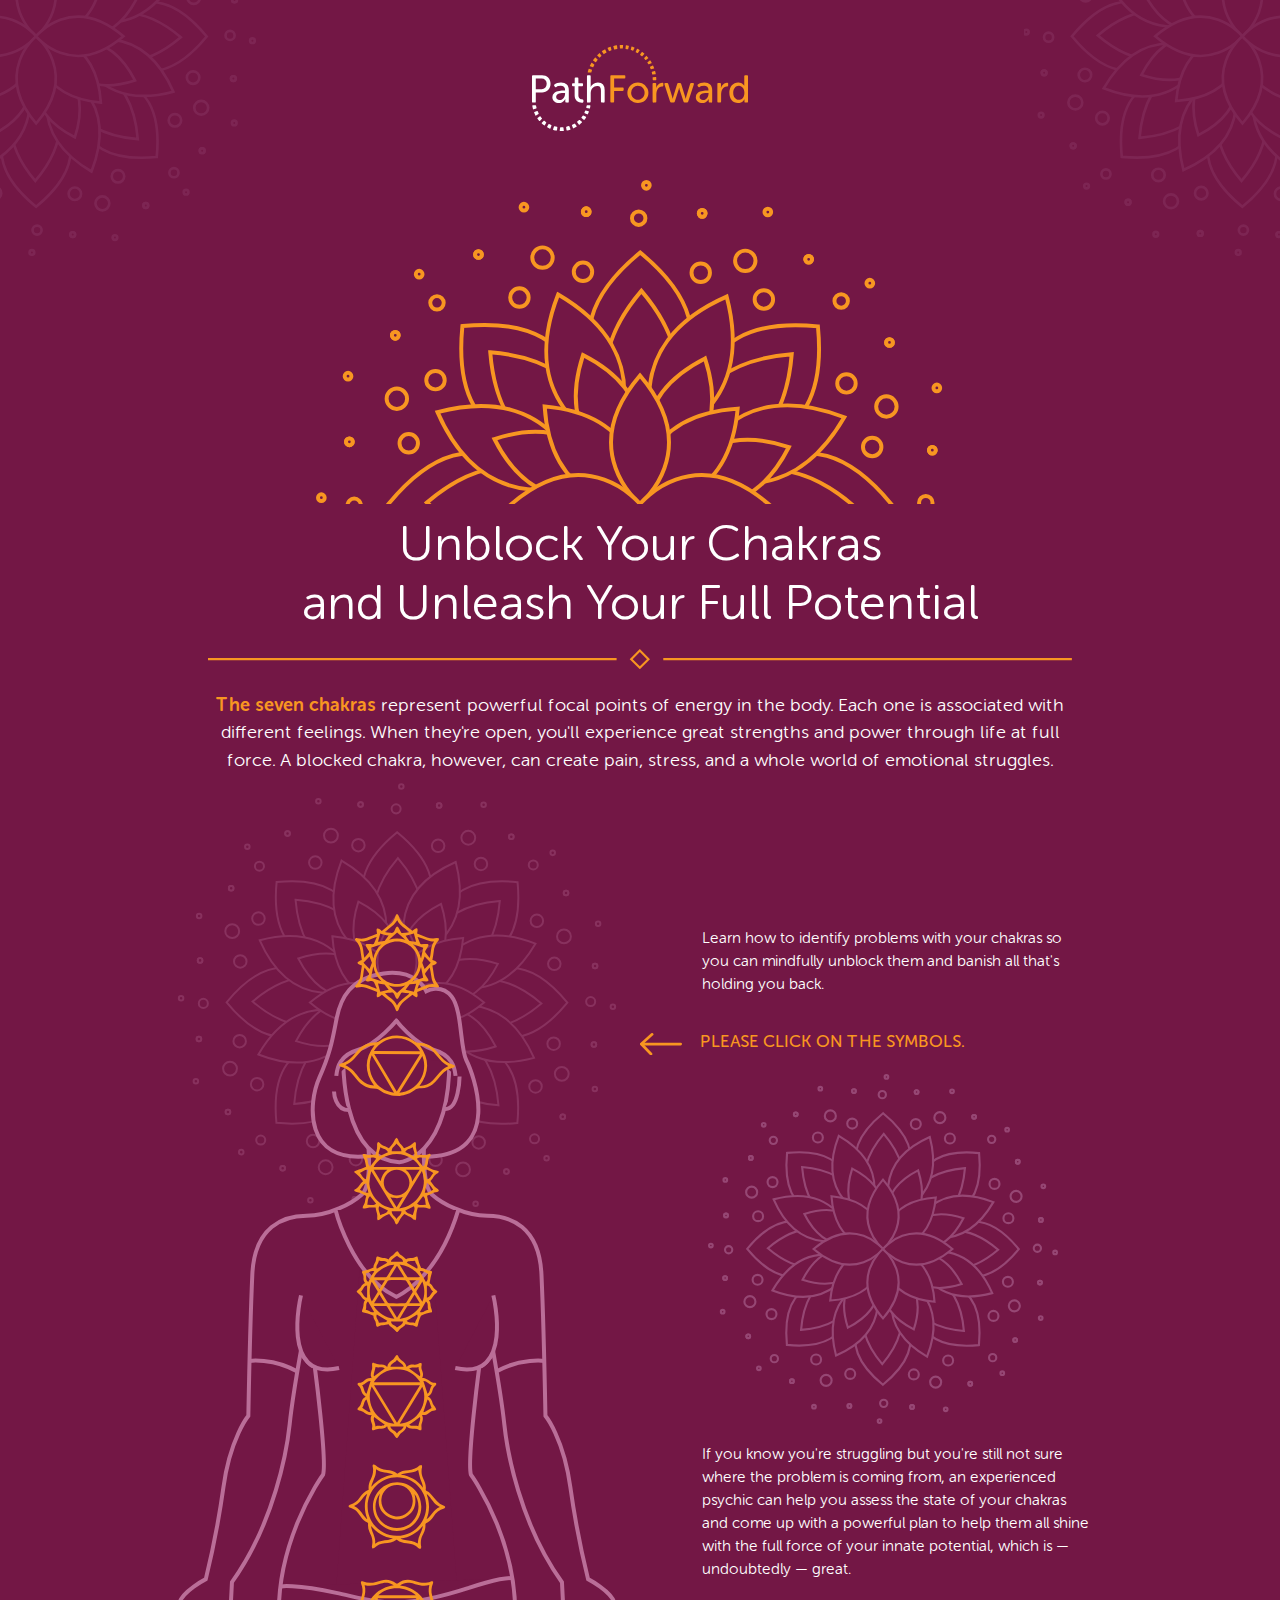
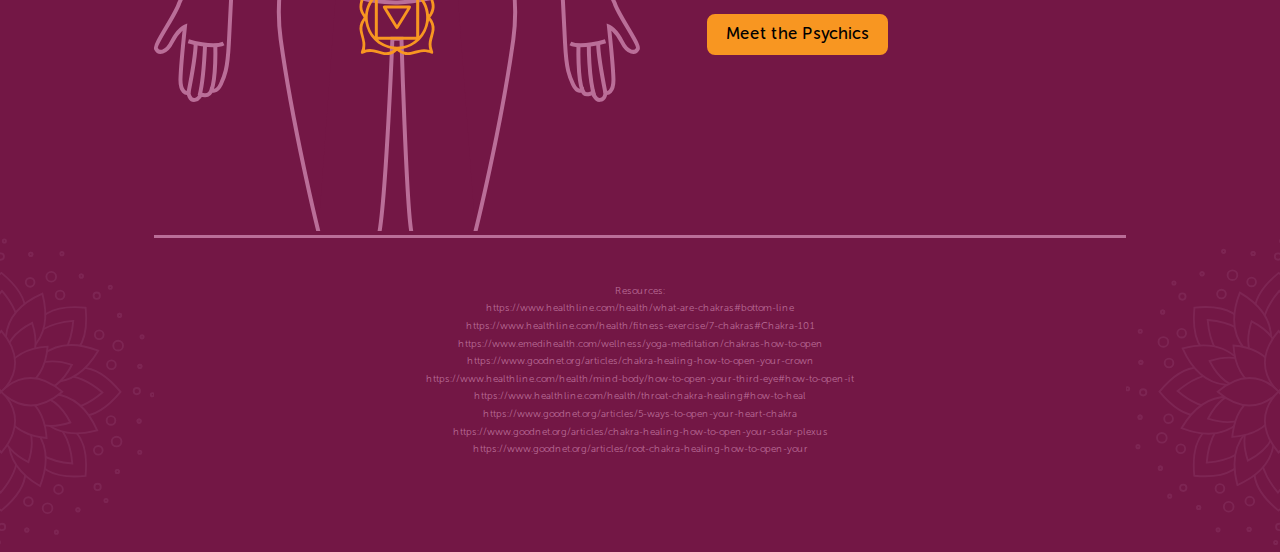
<file: index.html>
<!DOCTYPE html>
<html lang="en">

<head>
    <meta charset="UTF-8">
    <meta http-equiv="X-UA-Compatible" content="IE=edge">
    <meta name="viewport" content="width=device-width, initial-scale=1.0">
    <link rel="stylesheet" href="CSS/style.css">
    <link rel="stylesheet" href="CSS/popup-style.css">
    <link rel="stylesheet" href="CSS/human-style.css">
    <link rel="stylesheet" href="CSS/chakra-style.css">
    <link rel="stylesheet" href="CSS/anime.css">
    <link rel="stylesheet" href="CSS/bg-style.css">
    <link rel="stylesheet" href="CSS/responsive.css">
    <script src="JS/popup-action.js"></script>
    <link rel="shortcut icon" href="SVG/favicon.ico" type="image/x-icon">
    <title>Chakra</title>
</head>

<body>
    <header>
        <figure class="top left bg-flower">
            <img src="SVG/top-left-flower.svg" alt="flower">
        </figure>
        <figure class="top right bg-flower">
            <img src="SVG/top-right-flower.svg" alt="flower">
        </figure>
        <figure class="logo">
            <img src="SVG/new logo.svg" alt="logo">
        </figure>
    </header>
    <main>
        <figure class="top-flower">
            <svg xmlns="http://www.w3.org/2000/svg" viewBox="0 0 493.39 493" class="top-orange-flower">
                <g id="Layer_2" data-name="Layer 2">
                    <g id="BG">
                        <path class="flower-front-top"
                            d="M246.86,55.28c-87.08,71.52,0,120.93,0,120.93S333.94,126.8,246.86,55.28Z" />
                        <path class="flower-front-top"
                            d="M111.46,111.23c-11,112.14,85.51,85.51,85.51,85.51S223.61,100.22,111.46,111.23Z" />
                        <path class="flower-front-top"
                            d="M55.28,246.53c71.52,87.08,120.93,0,120.93,0S126.8,159.45,55.28,246.53Z" />
                        <path class="flower-front-top"
                            d="M111.23,381.93c112.14,11,85.51-85.5,85.51-85.5S100.22,269.79,111.23,381.93Z" />
                        <path class="flower-front-top"
                            d="M246.53,438.11c87.08-71.51,0-120.92,0-120.92S159.45,366.6,246.53,438.11Z" />
                        <path class="flower-front-top"
                            d="M381.93,382.16c11-112.14-85.5-85.5-85.5-85.5S269.79,393.17,381.93,382.16Z" />
                        <path class="flower-front-top"
                            d="M438.11,246.86c-71.51-87.08-120.92,0-120.92,0S366.6,333.94,438.11,246.86Z" />
                        <path class="flower-front-top"
                            d="M382.16,111.46C270,100.45,296.66,197,296.66,197S393.17,223.61,382.16,111.46Z" />
                        <path class="flower-front-top"
                            d="M247.75,84.4c-61.11,71.51,0,120.92,0,120.92S308.86,155.91,247.75,84.4Z" />
                        <path class="flower-front-top"
                            d="M132.68,131.19c7.35,93.78,85.5,85.5,85.5,85.5S226.46,138.54,132.68,131.19Z" />
                        <path class="flower-front-top"
                            d="M84.4,245.64c71.51,61.12,120.92,0,120.92,0S155.91,184.53,84.4,245.64Z" />
                        <path class="flower-front-top"
                            d="M131.19,360.72c93.78-7.36,85.5-85.51,85.5-85.51S138.54,266.94,131.19,360.72Z" />
                        <path class="flower-front-top"
                            d="M245.64,409c61.12-71.52,0-120.93,0-120.93S184.53,337.48,245.64,409Z" />
                        <path class="flower-front-top"
                            d="M360.72,362.21c-7.36-93.79-85.51-85.51-85.51-85.51S266.94,354.85,360.72,362.21Z" />
                        <path class="flower-front-top"
                            d="M409,247.75c-71.52-61.11-120.93,0-120.93,0S337.48,308.86,409,247.75Z" />
                        <path class="flower-front-top"
                            d="M362.21,132.68c-93.79,7.35-85.51,85.5-85.51,85.5S354.85,226.46,362.21,132.68Z" />
                        <path class="flower-front-top"
                            d="M184.36,87.18c-34.16,87.65,39.82,114.18,39.82,114.18S265.61,134.58,184.36,87.18Z" />
                        <path class="flower-front-top"
                            d="M92.51,176.77c37.83,86.13,108.9,52.59,108.9,52.59S183.49,152.84,92.51,176.77Z" />
                        <path class="flower-front-top"
                            d="M90.92,305.07c87.65,34.16,114.18-39.82,114.18-39.82S138.32,223.82,90.92,305.07Z" />
                        <path class="flower-front-top"
                            d="M180.51,396.92C266.64,359.09,233.1,288,233.1,288S156.58,305.94,180.51,396.92Z" />
                        <path class="flower-front-top"
                            d="M308.81,398.51C343,310.86,269,284.33,269,284.33S227.56,351.11,308.81,398.51Z" />
                        <path class="flower-front-top"
                            d="M400.65,308.91c-37.82-86.12-108.89-52.58-108.89-52.58S309.68,332.85,400.65,308.91Z" />
                        <path class="flower-front-top"
                            d="M402.25,180.62c-87.65-34.16-114.18,39.82-114.18,39.82S354.84,261.87,402.25,180.62Z" />
                        <path class="flower-front-top"
                            d="M312.65,88.77c-86.12,37.83-52.58,108.9-52.58,108.9S336.59,179.75,312.65,88.77Z" />
                        <path class="flower-front-top"
                            d="M203.31,133.33c-23.61,72.37,37.36,90.45,37.36,90.45S271.12,167.94,203.31,133.33Z" />
                        <path class="flower-front-top"
                            d="M135.85,197.21c34.48,67.87,90.38,37.54,90.38,37.54S208.27,173.74,135.85,197.21Z" />
                        <path class="flower-front-top"
                            d="M133.33,290.08c72.37,23.62,90.45-37.36,90.45-37.36S167.94,222.28,133.33,290.08Z" />
                        <path class="flower-front-top"
                            d="M197.21,357.54c67.87-34.48,37.54-90.37,37.54-90.37S173.74,285.12,197.21,357.54Z" />
                        <path class="flower-front-top"
                            d="M290.08,360.07c23.62-72.37-37.36-90.45-37.36-90.45S222.28,325.46,290.08,360.07Z" />
                        <path class="flower-front-top"
                            d="M357.54,296.18c-34.48-67.87-90.37-37.53-90.37-37.53S285.12,319.66,357.54,296.18Z" />
                        <path class="flower-front-top"
                            d="M360.07,203.31c-72.37-23.61-90.45,37.36-90.45,37.36S325.46,271.12,360.07,203.31Z" />
                        <path class="flower-front-top"
                            d="M296.18,135.85c-67.87,34.48-37.53,90.38-37.53,90.38S319.66,208.27,296.18,135.85Z" />
                        <path class="flower-front-top"
                            d="M174.08,172.34C179.44,253,246.7,246.7,246.7,246.7S254.6,179.61,174.08,172.34Z" />
                        <path class="flower-front-top"
                            d="M172.34,319.32C253,314,246.7,246.7,246.7,246.7S179.61,238.79,172.34,319.32Z" />
                        <path class="flower-front-top"
                            d="M319.32,321.06C314,240.38,246.7,246.7,246.7,246.7S238.79,313.78,319.32,321.06Z" />
                        <path class="flower-front-top"
                            d="M321.06,174.08c-80.68,5.36-74.36,72.62-74.36,72.62S313.78,254.6,321.06,174.08Z" />
                        <circle class="flower-front-top" cx="326.86" cy="61.55" r="7.78" />
                        <circle class="flower-front-top" cx="172.46" cy="59.09" r="7.78" />
                        <circle class="flower-front-top" cx="61.55" cy="166.53" r="7.78" />
                        <circle class="flower-front-top" cx="59.09" cy="320.93" r="7.78" />
                        <circle class="flower-front-top" cx="166.53" cy="431.85" r="7.78" />
                        <circle class="flower-front-top" cx="320.93" cy="434.3" r="7.78" />
                        <circle class="flower-front-top" cx="431.85" cy="326.86" r="7.78" />
                        <circle class="flower-front-top" cx="434.3" cy="172.46" r="7.78" />
                        <circle class="flower-front-top" cx="294.04" cy="25.41" r="2.56" />
                        <circle class="flower-front-top" cx="205.75" cy="24.14" r="2.56" />
                        <circle class="flower-front-top" cx="123.7" cy="56.75" r="2.56" />
                        <circle class="flower-front-top" cx="60.37" cy="118.28" r="2.56" />
                        <circle class="flower-front-top" cx="25.41" cy="199.35" r="2.56" />
                        <circle class="flower-front-top" cx="24.14" cy="287.64" r="2.56" />
                        <circle class="flower-front-top" cx="56.75" cy="369.7" r="2.56" />
                        <circle class="flower-front-top" cx="118.28" cy="433.02" r="2.56" />
                        <circle class="flower-front-top" cx="199.35" cy="467.98" r="2.56" />
                        <circle class="flower-front-top" cx="287.64" cy="469.26" r="2.56" />
                        <circle class="flower-front-top" cx="369.7" cy="436.65" r="2.56" />
                        <circle class="flower-front-top" cx="433.02" cy="375.12" r="2.56" />
                        <circle class="flower-front-top" cx="467.98" cy="294.04" r="2.56" />
                        <circle class="flower-front-top" cx="469.26" cy="205.75" r="2.56" />
                        <circle class="flower-front-top" cx="436.65" cy="123.7" r="2.56" />
                        <circle class="flower-front-top" cx="375.12" cy="60.37" r="2.56" />
                        <circle class="flower-front-top" cx="245.7" cy="29.09" r="5.12" />
                        <circle class="flower-front-top" cx="92.12" cy="93.53" r="5.12" />
                        <circle class="flower-front-top" cx="29.09" cy="247.69" r="5.12" />
                        <circle class="flower-front-top" cx="93.53" cy="401.27" r="5.12" />
                        <circle class="flower-front-top" cx="247.69" cy="464.3" r="5.12" />
                        <circle class="flower-front-top" cx="401.27" cy="399.87" r="5.12" />
                        <circle class="flower-front-top" cx="464.3" cy="245.7" r="5.12" />
                        <circle class="flower-front-top" cx="399.87" cy="92.12" r="5.12" />
                        <circle class="flower-front-top" cx="294.04" cy="25.41" r="2.56" />
                        <circle class="flower-front-top" cx="205.75" cy="24.14" r="2.56" />
                        <circle class="flower-front-top" cx="123.7" cy="56.75" r="2.56" />
                        <circle class="flower-front-top" cx="60.37" cy="118.28" r="2.56" />
                        <circle class="flower-front-top" cx="25.41" cy="199.35" r="2.56" />
                        <circle class="flower-front-top" cx="24.14" cy="287.64" r="2.56" />
                        <circle class="flower-front-top" cx="56.75" cy="369.7" r="2.56" />
                        <circle class="flower-front-top" cx="118.28" cy="433.02" r="2.56" />
                        <circle class="flower-front-top" cx="199.35" cy="467.98" r="2.56" />
                        <circle class="flower-front-top" cx="287.64" cy="469.26" r="2.56" />
                        <circle class="flower-front-top" cx="369.7" cy="436.65" r="2.56" />
                        <circle class="flower-front-top" cx="433.02" cy="375.12" r="2.56" />
                        <circle class="flower-front-top" cx="467.98" cy="294.04" r="2.56" />
                        <circle class="flower-front-top" cx="469.26" cy="205.75" r="2.56" />
                        <circle class="flower-front-top" cx="436.65" cy="123.7" r="2.56" />
                        <circle class="flower-front-top" cx="375.12" cy="60.37" r="2.56" />
                        <circle class="flower-front-top" cx="158.32" cy="20.68" r="2.56" />
                        <circle class="flower-front-top" cx="78.55" cy="71.71" r="2.56" />
                        <circle class="flower-front-top" cx="24.39" cy="149.38" r="2.56" />
                        <circle class="flower-front-top" cx="4.07" cy="241.86" r="2.56" />
                        <circle class="flower-front-top" cx="20.68" cy="335.08" r="2.56" />
                        <circle class="flower-front-top" cx="71.71" cy="414.84" r="2.56" />
                        <circle class="flower-front-top" cx="149.38" cy="469.01" r="2.56" />
                        <circle class="flower-front-top" cx="241.86" cy="489.33" r="2.56" />
                        <circle class="flower-front-top" cx="335.08" cy="472.71" r="2.56" />
                        <circle class="flower-front-top" cx="414.84" cy="421.68" r="2.56" />
                        <circle class="flower-front-top" cx="469.01" cy="344.02" r="2.56" />
                        <circle class="flower-front-top" cx="489.33" cy="251.54" r="2.56" />
                        <circle class="flower-front-top" cx="472.71" cy="158.32" r="2.56" />
                        <circle class="flower-front-top" cx="421.68" cy="78.55" r="2.56" />
                        <circle class="flower-front-top" cx="344.02" cy="24.39" r="2.56" />
                        <circle class="flower-front-top" cx="251.54" cy="4.07" r="2.56" />
                        <path class="flower-front-top"
                            d="M246.7,148.84c-49.46,57.87,0,97.86,0,97.86S296.15,206.71,246.7,148.84Z" />
                        <path class="flower-front-top"
                            d="M148.84,246.7c57.87,49.45,97.86,0,97.86,0S206.71,197.24,148.84,246.7Z" />
                        <path class="flower-front-top"
                            d="M246.7,344.56c49.45-57.88,0-97.86,0-97.86S197.24,286.68,246.7,344.56Z" />
                        <path class="flower-front-top"
                            d="M344.56,246.7c-57.88-49.46-97.86,0-97.86,0S286.68,296.15,344.56,246.7Z" />
                        <circle class="flower-front-top" cx="292.94" cy="70.62" r="7.02" />
                        <circle class="flower-front-top" cx="154.89" cy="89.49" r="7.02" />
                        <circle class="flower-front-top" cx="70.62" cy="200.45" r="7.02" />
                        <circle class="flower-front-top" cx="89.49" cy="338.5" r="7.02" />
                        <circle class="flower-front-top" cx="200.45" cy="422.77" r="7.02" />
                        <circle class="flower-front-top" cx="338.5" cy="403.9" r="7.02" />
                        <circle class="flower-front-top" cx="422.77" cy="292.94" r="7.02" />
                        <circle class="flower-front-top" cx="403.9" cy="154.89" r="7.02" />
                        <circle class="flower-front-top" cx="341.01" cy="90.98" r="7.02" />
                        <circle class="flower-front-top" cx="203.28" cy="69.9" r="7.02" />
                        <circle class="flower-front-top" cx="90.98" cy="152.39" r="7.02" />
                        <circle class="flower-front-top" cx="69.9" cy="290.12" r="7.02" />
                        <circle class="flower-front-top" cx="152.39" cy="402.41" r="7.02" />
                        <circle class="flower-front-top" cx="290.12" cy="423.49" r="7.02" />
                        <circle class="flower-front-top" cx="402.41" cy="341.01" r="7.02" />
                        <circle class="flower-front-top" cx="423.49" cy="203.28" r="7.02" />
                    </g>
                </g>
            </svg>
        </figure>

        <div class="main-heading">
            <h1>
                Unblock Your Chakras<br /> and Unleash Your Full Potential
            </h1>
        </div>

        <figure class="diamond">
            <svg viewBox="0 0 1091.27 25.58">
                <defs>
                    <style>.line-diamond{fill:none;stroke:#f89621;stroke-miterlimit:10;stroke-width:2.67px;}</style>
                </defs>
                <g data-name="Layer 2">
                    <g id="BG">
                        <rect class="line-diamond" x="537.79" y="5.08" width="15.42" height="15.42" transform="translate(168.82 -381.98) rotate(45)"/>
                        <line class="line-diamond" x1="516.16" y1="12.79" y2="12.79"/>
                        <line class="line-diamond" x1="1091.27" y1="12.79" x2="575.11" y2="12.79"/>
                    </g>
                </g>
            </svg>
        </figure>

        <p class="main-para">
            <span class="orange-text"><strong>The seven chakras</strong> </span>represent powerful focal points of energy in the body.
            Each one is associated with different feelings. When they're open, you'll experience great strengths and
            power through life at full force. A blocked chakra, however, can create pain, stress, and a whole world of
            emotional struggles.
        </p>

        <section class="flex sec3">
            <div class="human-bg first" id="first-div">
                <div class="chakra-detail-container mobile-popup" id="first-popup">
                    <figure class="cross-info" onclick="closePopup()">
                        <img src="SVG/cross.svg" alt="x">
                    </figure>
                    <h2 class="chakra-name">Chakra</h2>
                    <article class="chakra-info">
                    </article>

                </div>
                <p class="first-block-para">Learn how to identify problems with your chakras so you can mindfully unblock them and banish all
                    that's holding you back.</p>
                <figure id="enlighted-human">
                    <svg viewBox="0 0 730 1623" style="enable-background:new 0 0 730 1623.9;" xml:space="preserve"
                        class="human">
                        <g id="Layer_2_1_" class="enlighted-flower">
                            <g id="BG">
                                <path class="petal"
                                    d="M365.2,123.4c-116.4,95.6,0,161.6,0,161.6S481.6,219,365.2,123.4z" />
                                <path class="petal"
                                    d="M184.2,198.2c-14.7,149.9,114.3,114.3,114.3,114.3S334.1,183.5,184.2,198.2z" />
                                <path class="petal" d="M109.1,379c95.6,116.4,161.6,0,161.6,0S204.7,262.6,109.1,379z" />
                                <path class="petal"
                                    d="M183.9,560c149.9,14.7,114.3-114.3,114.3-114.3S169.2,410.1,183.9,560z" />
                                <path class="petal"
                                    d="M364.8,635.1c116.4-95.6,0-161.6,0-161.6S248.4,539.5,364.8,635.1z" />
                                <path class="petal"
                                    d="M545.8,560.3C560.5,410.4,431.5,446,431.5,446S395.9,575,545.8,560.3z" />
                                <path class="petal"
                                    d="M620.9,379.5c-95.6-116.4-161.6,0-161.6,0S525.3,495.9,620.9,379.5z" />
                                <path class="petal"
                                    d="M546.1,198.5c-149.9-14.7-114.3,114.3-114.3,114.3S560.8,348.4,546.1,198.5z" />
                                <path class="petal"
                                    d="M366.4,162.3c-81.7,95.6,0,161.6,0,161.6S448.1,257.9,366.4,162.3z" />
                                <path class="petal"
                                    d="M212.6,224.9c9.8,125.4,114.3,114.3,114.3,114.3S337.9,234.7,212.6,224.9z" />
                                <path class="petal"
                                    d="M148.1,377.8c95.6,81.7,161.6,0,161.6,0S243.6,296.2,148.1,377.8z" />
                                <path class="petal"
                                    d="M210.6,531.7c125.4-9.8,114.3-114.3,114.3-114.3S220.4,406.3,210.6,531.7z" />
                                <path class="petal"
                                    d="M363.6,596.2c81.7-95.6,0-161.6,0-161.6S281.9,500.6,363.6,596.2z" />
                                <path class="petal"
                                    d="M517.4,533.7c-9.8-125.4-114.3-114.3-114.3-114.3S392.1,523.8,517.4,533.7z" />
                                <path class="petal"
                                    d="M581.9,380.7c-95.6-81.7-161.6,0-161.6,0S486.3,462.4,581.9,380.7z" />
                                <path class="petal"
                                    d="M519.4,226.9C394,236.7,405.1,341.1,405.1,341.1S509.6,352.2,519.4,226.9z" />
                                <path class="petal"
                                    d="M281.7,166c-45.7,117.2,53.2,152.6,53.2,152.6S390.3,229.4,281.7,166z" />
                                <path class="petal"
                                    d="M158.9,285.8c50.6,115.1,145.6,70.3,145.6,70.3S280.5,253.8,158.9,285.8z" />
                                <path class="petal"
                                    d="M156.8,457.3C274,503,309.4,404.1,309.4,404.1S220.1,348.7,156.8,457.3z" />
                                <path class="petal"
                                    d="M276.5,580.1c115.1-50.6,70.3-145.6,70.3-145.6S244.5,458.4,276.5,580.1z" />
                                <path class="petal"
                                    d="M448,582.2c45.7-117.2-53.2-152.6-53.2-152.6S339.4,518.8,448,582.2z" />
                                <path class="petal"
                                    d="M570.8,462.4c-50.6-115.1-145.5-70.3-145.5-70.3S449.2,494.4,570.8,462.4z" />
                                <path class="petal"
                                    d="M572.9,290.9c-117.2-45.7-152.6,53.2-152.6,53.2S509.5,399.5,572.9,290.9z" />
                                <path class="petal"
                                    d="M453.2,168.2c-115.1,50.6-70.3,145.6-70.3,145.6S485.2,289.8,453.2,168.2z" />
                                <path class="petal"
                                    d="M307,227.7c-31.6,96.7,49.9,120.9,49.9,120.9S397.6,274,307,227.7z" />
                                <path class="petal"
                                    d="M216.8,313.1c46.1,90.7,120.8,50.2,120.8,50.2S313.6,281.7,216.8,313.1z" />
                                <path class="petal"
                                    d="M213.5,437.2c96.7,31.6,120.9-49.9,120.9-49.9S259.7,346.6,213.5,437.2z" />
                                <path class="petal"
                                    d="M298.8,527.4c90.7-46.1,50.2-120.8,50.2-120.8S267.5,430.6,298.8,527.4z" />
                                <path class="petal"
                                    d="M423,530.8c31.6-96.7-49.9-120.9-49.9-120.9S332.4,484.5,423,530.8z" />
                                <path class="petal"
                                    d="M513.2,445.4c-46.1-90.7-120.8-50.2-120.8-50.2S416.4,476.8,513.2,445.4z" />
                                <path class="petal"
                                    d="M516.5,321.3c-96.7-31.6-120.9,49.9-120.9,49.9S470.3,411.9,516.5,321.3z" />
                                <path class="petal"
                                    d="M431.1,231.1C340.4,277.2,381,351.9,381,351.9S462.5,327.9,431.1,231.1z" />
                                <path class="petal"
                                    d="M267.9,279.9c7.2,107.8,97.1,99.4,97.1,99.4S375.6,289.6,267.9,279.9z" />
                                <path class="petal"
                                    d="M265.6,476.3c107.8-7.1,99.4-97.1,99.4-97.1S275.3,368.7,265.6,476.3z" />
                                <path class="petal"
                                    d="M462.1,478.7C455,370.8,365,379.3,365,379.3S354.4,468.9,462.1,478.7z" />
                                <path class="petal"
                                    d="M464.4,282.2c-107.8,7.2-99.4,97.1-99.4,97.1S454.7,389.8,464.4,282.2z" />
                                <circle class="petal" cx="472.1" cy="131.8" r="10.4" />
                                <circle class="petal" cx="265.8" cy="128.5" r="10.4" />
                                <circle class="petal" cx="117.5" cy="272.1" r="10.4" />
                                <circle class="petal" cx="114.2" cy="478.5" r="10.4" />
                                <circle class="petal" cx="257.8" cy="626.7" r="10.4" />
                                <circle class="petal" cx="464.2" cy="630" r="10.4" />
                                <circle class="petal" cx="612.5" cy="486.4" r="10.4" />
                                <circle class="petal" cx="615.8" cy="280" r="10.4" />
                                <circle class="petal" cx="428.3" cy="83.5" r="3.4" />
                                <circle class="petal" cx="310.3" cy="81.8" r="3.4" />
                                <circle class="petal" cx="200.6" cy="125.4" r="3.4" />
                                <circle class="petal" cx="115.9" cy="207.6" r="3.4" />
                                <circle class="petal" cx="69.2" cy="316" r="3.4" />
                                <circle class="petal" cx="67.5" cy="434" r="3.4" />
                                <circle class="petal" cx="111.1" cy="543.7" r="3.4" />
                                <circle class="petal" cx="193.3" cy="628.3" r="3.4" />
                                <circle class="petal" cx="301.7" cy="675" r="3.4" />
                                <circle class="petal" cx="419.7" cy="676.8" r="3.4" />
                                <circle class="petal" cx="529.4" cy="633.2" r="3.4" />
                                <circle class="petal" cx="614" cy="550.9" r="3.4" />
                                <circle class="petal" cx="660.8" cy="442.5" r="3.4" />
                                <circle class="petal" cx="662.5" cy="324.5" r="3.4" />
                                <circle class="petal" cx="618.9" cy="214.9" r="3.4" />
                                <circle class="petal" cx="536.7" cy="130.2" r="3.4" />
                                <circle class="petal" cx="363.7" cy="88.4" r="6.8" />
                                <circle class="petal" cx="158.4" cy="174.5" r="6.8" />
                                <circle class="petal" cx="74.1" cy="380.6" r="6.8" />
                                <circle class="petal" cx="160.3" cy="585.9" r="6.8" />
                                <circle class="petal" cx="366.3" cy="670.1" r="6.8" />
                                <circle class="petal" cx="571.6" cy="584" r="6.8" />
                                <circle class="petal" cx="655.9" cy="377.9" r="6.8" />
                                <circle class="petal" cx="569.7" cy="172.6" r="6.8" />
                                <circle class="petal" cx="428.3" cy="83.5" r="3.4" />
                                <circle class="petal" cx="310.3" cy="81.8" r="3.4" />
                                <circle class="petal" cx="200.6" cy="125.4" r="3.4" />
                                <circle class="petal" cx="115.9" cy="207.6" r="3.4" />
                                <circle class="petal" cx="69.2" cy="316" r="3.4" />
                                <circle class="petal" cx="67.5" cy="434" r="3.4" />
                                <circle class="petal" cx="111.1" cy="543.7" r="3.4" />
                                <circle class="petal" cx="193.3" cy="628.3" r="3.4" />
                                <circle class="petal" cx="301.7" cy="675" r="3.4" />
                                <circle class="petal" cx="419.7" cy="676.8" r="3.4" />
                                <circle class="petal" cx="529.4" cy="633.2" r="3.4" />
                                <circle class="petal" cx="614" cy="550.9" r="3.4" />
                                <circle class="petal" cx="660.8" cy="442.5" r="3.4" />
                                <circle class="petal" cx="662.5" cy="324.5" r="3.4" />
                                <circle class="petal" cx="618.9" cy="214.9" r="3.4" />
                                <circle class="petal" cx="536.7" cy="130.2" r="3.4" />
                                <circle class="petal" cx="246.9" cy="77.1" r="3.4" />
                                <circle class="petal" cx="140.2" cy="145.4" r="3.4" />
                                <circle class="petal" cx="67.8" cy="249.2" r="3.4" />
                                <circle class="petal" cx="40.7" cy="372.8" r="3.4" />
                                <circle class="petal" cx="62.9" cy="497.4" r="3.4" />

                                <ellipse transform="matrix(3.327807e-02 -0.9994 0.9994 3.327807e-02 -476.9282 714.9274)"
                                    class="petal" cx="131.1" cy="604" rx="3.4" ry="3.4" />
                                <circle class="petal" cx="234.9" cy="676.4" r="3.4" />
                                <circle class="petal" cx="358.5" cy="703.6" r="3.4" />
                                <circle class="petal" cx="483.1" cy="681.4" r="3.4" />
                                <circle class="petal" cx="589.7" cy="613.2" r="3.4" />
                                <circle class="petal" cx="662.2" cy="509.3" r="3.4" />
                                <circle class="petal" cx="689.3" cy="385.7" r="3.4" />
                                <circle class="petal" cx="667.1" cy="261.1" r="3.4" />
                                <circle class="petal" cx="598.9" cy="154.5" r="3.4" />
                                <circle class="petal" cx="495.1" cy="82.1" r="3.4" />
                                <circle class="petal" cx="371.5" cy="54.9" r="3.4" />
                                <path class="petal" d="M365,248.5c-66.1,77.4,0,130.8,0,130.8S431.1,325.8,365,248.5z" />
                                <path class="petal"
                                    d="M234.2,379.3c77.4,66.1,130.8,0,130.8,0S311.5,313.2,234.2,379.3z" />
                                <path class="petal" d="M365,510.1c66.1-77.4,0-130.8,0-130.8S298.9,432.7,365,510.1z" />
                                <path class="petal"
                                    d="M495.8,379.3c-77.4-66.1-130.8,0-130.8,0S418.4,445.4,495.8,379.3z" />
                                <circle class="petal" cx="426.8" cy="143.9" r="9.4" />
                                <circle class="petal" cx="242.3" cy="169.1" r="9.4" />
                                <ellipse class="petal" cx="129.6" cy="317.5" rx="9.4" ry="9.4" />
                                <circle class="petal" cx="154.9" cy="502" r="9.4" />
                                <circle class="petal" cx="303.2" cy="614.6" r="9.4" />
                                <circle class="petal" cx="487.7" cy="589.4" r="9.4" />
                                <circle class="petal" cx="600.3" cy="441.1" r="9.4" />
                                <circle class="petal" cx="575.1" cy="256.5" r="9.4" />
                                <circle class="petal" cx="491.1" cy="171.1" r="9.4" />
                                <circle class="petal" cx="307" cy="142.9" r="9.4" />
                                <circle class="petal" cx="156.9" cy="253.2" r="9.4" />
                                <ellipse class="petal" cx="128.7" cy="437.3" rx="9.4" ry="9.4" />
                                <circle class="petal" cx="238.9" cy="587.4" r="9.4" />
                                <circle class="petal" cx="423" cy="615.6" r="9.4" />
                                <circle class="petal" cx="573.1" cy="505.3" r="9.4" />
                                <circle class="petal" cx="601.3" cy="321.2" r="9.4" />
                            </g>
                        </g>
                        <g id="enlight-human">
                            <path class="human-inside"
                                d="M245.6,1632.8h236c0,0,20.7-194.3,34-211.8c13.3-17.4,14.7-210.2,0-234.9c-14.7-24.7-53.3-76.7-53.3-76.7
		L457,876.7l-9.3-120.6l-98.7-38l-88,46l-2,214.7l8.7,92.7c0,0-44,134.7-46,138s-16.7,79.3-16.7,79.3S234.2,1602.2,245.6,1632.8z" />
                            <g id="Popup_1_">
                                <path class="human-inside" d="M326.9,590.8c-1.3,2.7-3.7,63-11.7,82.3s-24.8,26.3,7.7,30.3s92.9-9.7,92.9-9.7l7.8-21.2
			c0,0-13.2-7.8-15.5-27.5s-5-56-5-56L326.9,590.8z" />
                                <path class="human-outside" d="M322.9,609.8c-97.3,11.3-91.8-78.9-74.5-117.6s20-59.3,26-89.3s20.7-60.6,70.6-67.3c49.9-6.7,64,26.7,64,26.7
			s22-12,38,8s12.7,77.3,22,95.3s60.3,146.5-63.7,145.2" />
                                <path class="human-outside" d="M322.2,597.9c0,0,4.8,56.3-9.9,69.7s-49.3,32-83.3,32s-78,16-81.3,88s-6,212.6-6,212.6s-27.3,33.3-37.3,106.6
			c-6.5,46.6-15.4,92.9-26.6,138.6c0,0-34.7,18-40,36s-38,62-34.7,68.7s14.7,8,24-10.7c9.4-18.7,19.4-22.7,19.4-22.7s-6,56.7-6.7,78
			s9.3,22.7,12,21.3c0,0,1.3,12,9.5,10.8c6.8-1,8.8-8.3,8.8-8.3s13,5.5,16.3-6.5c0,0,7.3,5.3,14-8.7c5.5-11.6,10-21.8,12-61.1
			c2-39.3,4.7-92.2,4.7-92.2c64-89.3,82.7-199.3,86.7-237.3c4-38,16.7-109.3,16.7-109.3s8.6,20.1,21,23.2c0,0,18.6,141.9,12.4,162
			c0,0-82.2,112.4-63.6,247.3s56.6,288.5,56.6,288.5" />
                                <path class="human-outside" d="M51.6,1338.7c0,0,36.9,11.3,52.9,3.3" />
                                <path class="human-outside" d="M51.8,1416c0,0,10.4-53.1,10.8-72.9" />
                                <path class="human-outside" d="M76.7,1344c0,0-2.4,54-8.2,76.1" />
                                <path class="human-outside" d="M92.1,1345.7c0,0,1.4,47.5-5.7,66.3" />
                                <path class="human-outside"
                                    d="M338.8,1624.5c9.9-59.5,19.3-289.5,19.3-289.5h13.6c0,0,7.4,249.3,14.9,290.3" />
                                <path class="human-outside" d="M405.6,594.5c0,0-2.9,59.7,11.8,73.1c14.7,13.4,49.3,32,83.3,32s78,16,81.3,88s6,212.6,6,212.6
			s27.3,33.3,37.3,106.6c6.5,46.6,15.4,92.9,26.7,138.6c0,0,34.7,18,40,36s38,62,34.7,68.7s-14.7,8-24-10.7s-19.3-22.7-19.3-22.7
			s6,56.7,6.7,78s-9.3,22.7-12,21.3c0,0-0.2,10.2-8.4,10.8c-7.4,0.6-10.4-11.4-10.4-11.4s-12.5,8.7-15.8-3.3c0,0-7.3,5.3-14-8.7
			c-5.5-11.6-10-21.8-12-61.1c-2-39.3-4.7-92.2-4.7-92.2c-64-89.3-82.6-199.3-86.6-237.3c-4-38-16.7-109.3-16.7-109.3
			s-8.6,20.1-21,23.2c0,0-18.6,141.9-12.4,162c0,0,82.2,112.4,63.6,247.3s-56.9,288.5-56.9,288.5" />
                                <path class="human-outside" d="M678.2,1338.7c0,0-36.8,11.3-52.8,3.3" />
                                <path class="human-outside" d="M678,1416c0,0-10.4-53.1-10.8-72.9" />
                                <path class="human-outside" d="M653.1,1344c0,0-0.2,49,8.2,77.1" />
                                <path class="human-outside" d="M637.6,1345.7c0,0-1.4,47.5,5.7,66.3" />
                                <path class="human-outside"
                                    d="M284.4,462.3c0,0-5.4,152.1,84.1,156.9c0,0,75.2-6,75.2-152.7" />
                                <path class="human-outside" d="M459,490.3c0,0-0.7,50.7-22,48.7" />
                                <path class="human-outside" d="M270.4,512.9c0,0,0.7,28.7,23.3,28" />
                                <path class="human-outside"
                                    d="M365.7,404.9c0,0-30.6,37.3-58.6,45.3s-32,26.7-33.3,39.3" />
                                <path class="human-outside"
                                    d="M362.4,404.9c0,0,29.3,37.3,57.3,45.3s32,26.7,33.3,39.3" />
                                <path class="human-outside"
                                    d="M272.7,691.1c0,0,24.4,98.5,91.1,130.2c0,0,61.4-24.4,93.2-130.2" />
                                <path class="human-outside" d="M142.4,917.7c0,0,36-5.3,73.1,15.9" />
                                <path class="human-outside" d="M587.2,917.7c0,0-36-5.3-73.1,15.9" />
                                <path class="human-outside" d="M220.8,819.2c0,0-31.8,129.2,57.2,109.1" />
                                <path class="human-outside" d="M509.7,819.2c0,0,31.8,129.2-57.2,109.1" />
                                <path class="human-outside"
                                    d="M190.1,1256.5c0,0,19.1-4.2,83.7,9.5c62.7,13.4,91.1,27.5,199.1-7.4c0,0,45.5-15.9,65.7-14.8" />
                            </g>
                        </g>
                        <g id="chakra1" onclick="addChakra('chakra1')" class="chakra-layer">
                            <rect x="299.1" y="279.2" class="overlay" id="chakra1-overlay" width="131.8"
                                height="145.4" />
                            <g id="Layer_2_2_">
                                <g id="Layer_5">
                                    <path class="chakra" d="M365.8,279.2c0.7,0.8,1.2,1.7,1.7,2.6c1.7,5.7,5.3,10.6,10.2,14c3.4,2.5,6.6,5.3,10.4,8.3
				c1.3-1.1,2.7-2.2,4.1-3.2c0.8-0.5,2.1-0.9,2.8-0.6c0.6,0.4,1,1.8,1,2.7c-0.2,1.7-0.4,3.4-0.8,5.1l15,5.9
				c4.7,1.7,9.8,2.1,14.7,0.9c1-0.2,2.2,0.4,3.3,0.6c-0.3,1.1-0.3,2.6-1,3.4c-4.1,4.4-6.6,10.1-7,16.1c-0.4,4.1-1.3,8.2-2,12.8
				c1.6,0.6,3.2,1.2,4.7,2c0.9,0.5,1.7,1.3,2,2.3c0.1,0.6-1.1,1.6-1.9,2.1c-1.6,0.7-3.1,1.4-4.8,1.9c0.8,5.1,1.6,9.7,2.2,14.4
				c0.6,5.4,3,10.5,6.6,14.5c0.7,0.8,0.8,2.2,1.2,3.4c-1.2,0.2-2.4,0.9-3.5,0.7c-5.3-1.2-10.9-0.7-15.9,1.5
				c-4.3,1.9-8.8,3.5-13.5,5.3c0.3,1.7,0.6,3.4,0.7,5.1c0,0.9-0.3,2.3-0.9,2.7s-2,0-2.8-0.5c-1.4-1-2.8-2-4.1-3.2
				c-4.3,3.4-8.4,6.7-12.4,9.9c-3.9,3.1-6.7,7.4-8.2,12.2c-0.4,1.2-1.2,2.1-2.3,2.6c-1.6,0.4-2-1.2-2.4-2.4
				c-1.6-5.6-5.1-10.4-9.9-13.7c-3.5-2.6-6.9-5.5-10.7-8.5c-1.3,1.1-2.6,2.2-4,3.1c-0.9,0.6-2,0.8-3,0.6c-0.5-0.2-0.8-1.8-0.8-2.7
				c0.2-1.7,0.4-3.3,0.7-5c-5.9-2.3-11.3-4.5-16.9-6.5c-4.1-1.5-8.4-1.2-12.7-0.3c-1.1,0.2-2.3,0-3.2-0.7c-1.1-1.2-0.1-2.4,0.9-3.3
				c4.1-4.2,6.5-9.7,7-15.6c0.5-4.3,1.3-8.6,2-13.4c-1.6-0.6-3.1-1.2-4.7-1.9c-0.9-0.5-1.7-1.3-2-2.3c-0.1-0.6,1.1-1.6,1.9-2.1
				c1.7-0.9,3.5-1.4,4.7-2c-0.8-5.2-1.6-9.9-2.2-14.6c-0.6-5.3-3-10.3-6.8-14.2c-0.9-1-1.9-2-1-3.4c0.9-1.4,2.2-1,3.5-0.7
				c5.5,1.3,11.4,0.7,16.5-1.7c4-1.8,8.2-3.2,12.8-5c-0.3-1.7-0.5-3.4-0.7-5.1c0-0.9,0.2-2.3,0.9-2.7s2,0,2.8,0.5
				c1.4,1,2.8,2.1,4.1,3.2c4.4-3.5,8.5-6.7,12.5-10c3.8-3.1,6.5-7.2,7.9-11.9c0.5-1.1,1.1-2.1,1.7-3.1H365.8z M365.1,383.9
				c17.6,0,31.9-14.3,31.9-31.9c0-17.6-14.3-31.9-31.9-31.9c-17.6,0-31.9,14.2-31.9,31.8c-0.1,17.6,14.1,31.9,31.7,32
				C365,383.9,365.1,383.9,365.1,383.9z M309.7,383.7c3.1,0.3,6.2,0.8,9.2,1.4c2.8,0.9,5.6,2,8.3,3.3c2.2,0.9,4.5,1.6,6.8,2.5
				l0.5-0.5c-0.8-1.9-1.6-3.9-2.5-5.8c-2.2-5.1-2.9-5.5-8.6-4.8c-0.8,0.2-1.6,0.4-2.5,0.4c-1-0.1-2.5-0.3-2.7-0.8
				c-0.2-1,0-2.1,0.6-3c1.2-2.2,2.7-4.4,4-6.6c0.3-0.5,0.4-1.1,0.2-1.7c-2.1-2.9-4.3-5.6-6.7-8.9
				C313.6,367.6,315.4,376.6,309.7,383.7z M395.7,390.9c8.8-2.2,15.7-8,24.7-6.7c-1.2-2.8-2.5-5-3.1-7.5c-0.9-3.8-1.2-7.7-1.9-11.5
				c-0.3-1.9-0.8-3.8-1.3-6.2c-2.5,3.3-4.7,6-6.7,8.7c-0.3,0.6-0.3,1.3,0,1.9c1.3,2.2,2.7,4.4,4,6.6c0.5,0.9,1.1,2.3,0.7,2.9
				c-0.4,0.6-1.9,0.9-2.9,0.9c-2.5,0-5-0.2-7.5-0.2c-0.7,0-1.3,0.3-1.8,0.8C398.5,383.8,397.3,387,395.7,390.9L395.7,390.9z
				 M347.2,305.5l0.4,0.8c2.2,0.3,4.4,0.5,6.6,0.8c4.8,0.6,5.5,0.2,7.6-4.2c0.4-1.1,0.8-2.1,1.3-3.2c0.5-0.9,1.4-1.9,2.3-2
				c0.6-0.1,1.6,1.1,2,1.9c1.3,2.3,2.5,4.7,3.8,7c0.4,0.5,1,0.9,1.6,0.9c3.4-0.4,6.7-0.9,10.7-1.4c-6-6.6-14.8-9.6-18-18
				c-1.7,2.4-3.5,4.7-5.4,6.9c-2.1,1.9-4.3,3.7-6.5,5.3C351.4,302,349.3,303.8,347.2,305.5z M396.4,313.2l-0.4,0.6
				c1.3,3.2,2.6,6.4,4,9.6c0.4,0.5,1,0.7,1.6,0.7c2.6,0,5.1-0.2,7.7-0.2c1,0,2.5,0.2,2.9,0.9c0.4,0.7-0.2,2-0.7,2.9
				c-1.2,2.2-2.7,4.4-4,6.6c-0.3,0.6-0.3,1.3,0,1.9c2,2.8,4.1,5.4,6.6,8.6c2.7-8.5,1-17.5,6.7-24.8c-2.2-0.1-3.9,0.1-5.5-0.4
				c-4-1.2-8-2.6-11.9-4C401,314.9,398.7,314,396.4,313.2z M365,416.2c1.2-1.8,2-3.6,3.3-4.8c2.8-2.8,5.9-5.3,8.9-7.9
				c2-1.7,4-3.4,6.1-5l-0.3-0.6c-3.5-0.5-6.9-1-10.4-1.3c-0.6,0.1-1.1,0.5-1.4,1c-1.3,2.1-2.3,4.4-3.6,6.5c-0.7,0.9-1.4,1.8-2.3,2.5
				c-0.9-0.7-1.6-1.6-2.3-2.5c-0.7-1.1-1-2.6-1.6-3.8c-2-3.7-2.4-3.9-6.6-3.4c-1.1,0.1-2.3,0.2-3.4,0.3c-1.3,0.2-2.6,0.4-4.4,0.7
				C353,404.5,361.6,407.6,365,416.2z M334.6,313.2c-8.8,2-15.7,8-25.2,6.6c4.2,5.9,4.8,11.9,5.4,18c0.2,2.2,0.8,4.4,1.2,6.6
				c2.5-2.5,4.8-5.2,6.9-8.1c0.3-0.6,0.2-1.3-0.1-1.9c-1.3-2.2-2.8-4.3-4-6.6c-0.5-0.9-1-2.3-0.7-2.9c0.3-0.6,1.9-0.8,2.9-0.9
				c2.6,0,5.1,0.2,7.7,0.2c0.6,0,1.2-0.3,1.6-0.7C331.8,320.2,333,317,334.6,313.2z M415.6,352l-9.1-9.2L403,352
				c1.2,3.2,2.4,6.4,3.5,9.3L415.6,352z M327.3,352l-3.5-9.2l-9.1,9.2l9.1,9.3C324.9,358.3,326.1,355.2,327.3,352L327.3,352z
				 M339.9,395.7l12.6-3.2l-6.3-7.7l-9.7-1.6C337.6,387.3,338.8,391.7,339.9,395.7z M390.4,395.7c1.1-4.1,2.3-8.5,3.4-12.3
				c-2.8,0.3-5.9,0.6-9.1,1c-0.4,0-0.8,0.2-1.1,0.5c-2,2.6-3.9,5.3-5.6,7.6L390.4,395.7z M390.4,308.2l-12.4,3.2
				c1.7,2.3,3.5,4.8,5.4,7.4c0.2,0.3,0.6,0.6,1,0.7c3.2,0.4,6.5,0.8,9.3,1.1C392.7,316.7,391.5,312.4,390.4,308.2L390.4,308.2z
				 M336.5,320.6c2.7-0.3,5.8-0.7,8.8-1.1c0.4,0,1-0.1,1.2-0.3c2-2.7,4-5.4,5.9-8c-2.2-0.2-4.3-0.6-6.5-1.1c-2-0.6-4-1.4-6-2.2
				C338.8,312.2,337.6,316.7,336.5,320.6z M377.5,386.3c-8.3,2.6-17.1,2.5-25.3-0.4l12.9,11.4L377.5,386.3z M401.1,358.5
				c-1.9,8.5-6.5,16.1-13.1,21.7l16.3-5.5L401.1,358.5z M377.5,317.6l-12.3-10.9L353,317.5C361,315.1,369.5,315.2,377.5,317.6z
				 M341.6,324.2l-15.5,5.2l3.2,16.1C331.1,337.3,335.4,329.9,341.6,324.2z M388.8,324.2c6.2,5.7,10.4,13.2,12.3,21.4
				c1.1-5.6,2.3-11.1,3.3-16.2L388.8,324.2z M326,374.6l15.7,5.3c-6.4-5.9-10.7-13.7-12.3-22.2L326,374.6z" />
                                </g>
                            </g>
                        </g>
                        <g id="chakra2" class="chakra-layer" onclick="addChakra('chakra2')">
                            <rect x="278.1" y="444.9" class="overlay" id="chakra2-overlay" width="173.8"
                                height="90.8" />
                            <g id="Layer_2_3_">
                                <g id="Layer_5_1_">
                                    <path class="chakra"
                                        d="M449.3,488.9c-6.7-1.7-12.6-5.4-17-10.7c-2.4-2.8-4.7-5.6-7-8.5c-7.2-9.3-16.8-13.6-28.4-13.8
				c-1.7,0-3.3-0.6-4.6-1.6c-16-12.2-38-12.4-54.2-0.5c-1.2,0.9-2.6,1.3-4.1,1.4c-11.8,0.1-21.6,4.2-29.1,13.5
				c-2.3,2.9-4.7,5.6-7.2,8.4c-4.4,5.1-10.3,8.6-16.8,10.1c-1.4,0.3-2.8,0.6-2.8,2.4c0,1.6,1.4,2,2.7,2.3c6.2,1.5,11.8,4.9,16,9.7
				c2.6,2.9,5.1,5.9,7.5,9c7.4,9.7,17.3,14.2,29.4,14.3c1.3,0.1,2.5,0.5,3.5,1.3c5.2,4,11.1,6.8,17.4,8.3c1.9,0.4,3.7,0.8,5.6,1.2
				l8.7,0.1c1.9-0.4,3.9-0.7,5.8-1.1c6.4-1.4,12.5-4.2,17.7-8.2c0,0,2.2-2.2,9.1-2.1c6.1,0.1,12.5-2.7,16.3-5.4
				c3.2-2.5,6.1-5.4,8.6-8.6c1.8-2.2,3.6-4.3,5.5-6.4c4.5-5.2,10.6-8.9,17.4-10.5c0.9-0.3,1.8-0.8,2.5-1.4v-1.8
				C451.1,489.7,450.2,489.2,449.3,488.9z M363.3,449.3c18.6-0.9,31.7,10.7,36.4,19.6l-69.4-0.7C338.6,456.4,349.3,450,363.3,449.3
				L363.3,449.3z M311.5,512c-1.7-1.7-3.4-3.6-4.9-5.5c-5.3-6.7-10.5-13.3-19-16.9c1.1-0.6,1.7-0.9,2.4-1.2
				c5.4-2.7,9.6-6.7,13.4-11.3c2.7-3.2,5.3-6.3,8.2-9.3c5.3-5.3,11.9-7.8,19.6-8.2c-15.2,20-15.5,40.1-0.7,60.6
				C323.1,519.7,316.7,517.1,311.5,512z M327.1,474.9c11.2,18.7,22.2,37.2,33.4,56C333.9,528.3,316.7,500.1,327.1,474.9z
				 M330.8,472.7l68.7,0.7l-34.9,55.9L330.8,472.7z M368.6,531l34.5-55.3C413.1,500.9,395.3,529,368.6,531L368.6,531z M441.8,491.3
				c-6.4,2.8-11.3,7.4-15.7,12.7c-2.3,2.8-4.6,5.5-7.1,8.1c-5.4,5.6-12.2,8.4-20.2,8.8c15.2-20.1,15.4-40.1,0.6-60.7
				c7.6,0.6,14.1,3.2,19.3,8.6c2.3,2.4,4.5,5,6.6,7.6c4.6,5.9,9.6,11.3,16.6,14.3C441.9,491.1,441.9,491.3,441.8,491.3z" />
                                </g>
                            </g>
                        </g>
                        <g id="chakra3" class="chakra-layer" onclick="addChakra('chakra3')">
                            <rect x="300.7" y="616.9" class="overlay" id="chakra3-overlay" width="128.5"
                                height="128.5" />
                            <g id="Layer_2_4_">
                                <g id="Layer_5_2_">
                                    <path class="chakra" d="M300.7,665.2c1.1-0.4,2.2-0.8,3.3-1.2c2.5-0.8,5.1-1.4,7.5-2.4c2.4-1,4.9-2.3,7-3.3c-0.6-2.9-1-6.2-1.9-9.3
				c-0.6-2.1-2-4.1-2.8-6.2c-0.3-1.1-0.4-2.2-0.4-3.3c1-0.1,2.2-0.6,3.1-0.2c2.7,1.2,5.6,1.6,8.5,1.3c2.5-0.2,5.1-0.2,7.6-0.1
				c0.8-3,1.8-6.2,2.4-9.4c0.4-2.2-0.1-4.5,0.1-6.8c0-1,0.4-2,1.1-2.8c0.5-0.3,2.1,0.2,2.6,0.9c2.2,2.6,5.1,4.4,8.3,5.4
				c2,0.8,3.9,1.8,5.7,3c1.9-2.3,4.1-4.6,5.9-7.1c1.4-2,2.2-4.3,3.4-6.4c0.6-0.9,1.4-1.6,2.2-2.3c0.7,0.7,1.9,1.4,2.2,2.2
				c0.8,3,2.4,5.8,4.7,7.9c1.6,1.7,3,3.6,4.3,5.5c3-1.3,6.2-2.6,9.3-4.2c1.8-1,3.1-2.7,4.8-3.8c0.9-0.5,1.9-0.9,2.9-1.2
				c0.4,1,1.2,2.2,1,3.1c-0.5,2.9-0.2,5.8,0.7,8.6c0.7,2.6,1.2,5.2,1.5,7.9c1.7-0.1,3.7-0.6,5.7-0.4c4.1,0.5,8,0.5,11.8-1.5
				c0.7-0.2,1.5-0.1,2,0.4c0.4,0.7,0.6,2,0.2,2.4c-2.9,3.3-3.5,7.3-4,11.5c-0.3,1.5-0.8,3-1.5,4.5c3.1,1.7,6,3.6,9.3,5
				c2,0.9,4.3,0.9,6.4,1.4c0.8,0.2,2,0.7,2.2,1.3c0,0.9-0.4,1.7-1.1,2.2c-3.9,1.7-6.2,4.8-8.2,8.3c-1,1.4-2.1,2.7-3.3,3.8
				c1.9,2.5,3.7,5.3,5.9,7.8c1.5,1.7,3.5,2.8,5.2,4.3c0.7,0.7,1.7,1.8,1.6,2.6c-0.5,0.9-1.4,1.5-2.5,1.6c-3.1,0.1-6.2,1.1-8.8,2.9
				c-2.1,1.1-4.2,2.1-6.4,3c0.6,2.6,1,5.4,1.8,8s2,4.9,2.9,7.3c0.4,1,0.9,2.4,0.5,3.2c-0.7,1.5-2.1,0.7-3.4,0.4
				c-2.3-0.6-4.7-1.1-7.1-1.3c-3-0.2-6,0-8.6,0c-0.7,2.8-1.7,5.7-2.1,8.7c-0.4,2.4-0.2,5-0.4,7.4c-0.2,1-0.5,2-0.9,3
				c-1-0.3-2.5-0.4-3.1-1.1c-2-2.3-4.6-4-7.5-5c-2.2-0.9-4.3-2-6.3-3.1c-2,2.3-4.2,4.7-6.1,7.3c-1.3,1.8-2,4.1-3.1,6
				c-0.7,0.9-1.4,1.7-2.3,2.4c-0.7-0.8-1.9-1.5-2.2-2.5c-0.8-2.8-2.3-5.3-4.4-7.4c-1.6-1.8-3.2-3.8-4.6-5.8
				c-2.9,1.3-6.2,2.5-9.3,4.2c-1.8,1-3.1,2.7-4.8,3.8c-1,0.5-2.1,1-3.2,1.2c-0.3-1-1-2.1-0.8-3c0.5-3,0.2-6.1-0.8-9
				c-0.7-2.4-1.2-4.8-1.5-7.2c-2.9,0-6.1-0.2-9.2,0.1c-2.3,0.2-4.6,1-6.9,1.3c-1.1,0-2.2-0.1-3.3-0.3c0.2-1.1,0-2.4,0.6-3.3
				c1.6-2.3,2.7-5,3-7.8c0.4-2.5,1-5,1.7-7.4c-2.7-1.4-5.6-3.1-8.6-4.4c-1.9-0.8-4.1-1-6.1-1.6c-1.1-0.4-2.2-0.8-3.2-1.3v-1.8
				c6.6-2.2,8.3-9.3,13.1-12.7c-1.8-2.2-3.3-4.5-5.1-6.5s-3.8-3.6-5.7-5.4c-0.7-0.5-1.4-1.1-2.2-1.5V665.2z M345.1,682.1
				c0,10.7,8.6,19.3,19.2,19.4c10.7,0,19.3-8.6,19.4-19.2c0-10.7-8.6-19.3-19.2-19.4c0,0-0.1,0-0.1,0
				C353.8,662.9,345.1,671.5,345.1,682.1z M399.1,658.7c-3.4-7.8-17.6-19.5-34.5-19.5c-16.9,0-30.5,10.6-34.7,19.5H399.1z
				 M402.4,665L368.4,721C395.3,718.5,412.7,690.2,402.4,665L402.4,665z M360.4,720.9l-34-55.7C315.9,690.8,334.2,719,360.4,720.9
				L360.4,720.9z M399.1,663h-21.1c5.6,4.2,9.2,10.6,9.9,17.6C391.8,674.5,395.4,668.9,399.1,663z M350.6,663H330l10.5,17.2
				C341.5,673.4,345.1,667.2,350.6,663z M355.1,704.2l9.3,15.1c3.2-5.2,6.2-10.1,9.3-15.3C365.3,706.1,365.3,706.1,355.1,704.2
				L355.1,704.2z M404.1,658.1c4.3-3.4,3.2-8.6,4.6-13.2c-4.9,0.3-9.8-2-13.9,1.5C397.9,650.3,401,654.2,404.1,658.1L404.1,658.1z
				 M371.7,725.3h-14.6c-0.2,5.4,4.8,7.5,7.2,11.5C366.9,732.9,371.7,730.7,371.7,725.3z M406.7,663.1c1.1,4.8,2.1,9.5,3.2,14.2
				c5.5-0.9,6.5-6.2,9.7-9.5C411.1,662.8,410.7,662.7,406.7,663.1z M339.9,629.3c-0.6,4.7-4,8.8-1.6,13.5l13.1-6.3
				C349.2,631.6,343.9,631.8,339.9,629.3z M408.5,715.5c-1.4-4.5-0.2-9.6-4.3-12.8l-9.1,11.4C399.1,717.4,403.8,715.1,408.5,715.5z
				 M339.9,731.2c3.9-2.5,9.3-2.3,11.5-7.2l-13.1-6.3C335.9,722.5,339.3,726.6,339.9,731.2z M410.1,682.6
				c-1.2,5.4-2.3,10.1-3.3,14.8c5.2,1.2,8.4-2.9,12.5-4.5c-1.2-2.1-2.5-4-4-5.9C413.6,685.4,411.9,683.9,410.1,682.6z M371.7,635.2
				c0-5.4-4.8-7.6-7.4-11.5c-2.5,4-7.4,6.1-7.2,11.5H371.7z M333.7,646.4c-4.1-3.3-8.8-1-13.5-1.3c1.5,4.5,0.2,9.6,4.4,12.8
				L333.7,646.4z M320.3,715.5c4.8-0.4,9.5,1.9,13.4-1.4l-9.1-11.4C320.5,705.9,321.6,711,320.3,715.5z M318.8,677.3
				c1.1-4.8,2.2-9.5,3.2-14.2c-5.2-1.1-8.4,3-12.8,4.7C312.6,671,313.6,676.2,318.8,677.3z M318.8,683.2c-5.2,1.2-6.2,6.3-9.5,9.6
				c4.4,1.6,7.6,5.9,12.7,4.6L318.8,683.2z M377.4,636.4l13.1,6.3c2.2-4.7-1-8.8-1.7-13.5C384.9,631.8,379.5,631.6,377.4,636.4z
				 M390.5,717.7l-13.1,6.3c2.2,4.8,7.5,4.7,11.5,7.1C389.5,726.6,392.8,722.5,390.5,717.7z" />
                                </g>
                            </g>
                        </g>
                        <g id="chakra4" class="chakra-layer" onclick="addChakra('chakra4')">
                            <rect x="304.4" y="783.6" class="overlay" id="chakra4-overlay" width="121.2"
                                height="123.1" />
                            <g id="Layer_2_5_">
                                <g id="Layer_5_3_">
                                    <path class="chakra"
                                        d="M352.4,895c-2.7,0.6-5.5,1.1-8.3,1.4c-2.5,0.2-5,0.3-7.1,2c-0.8,0.4-1.7,0.5-2.5,0.1
				c-0.6-0.4-0.8-1.5-0.9-2.3c-0.4-1.8-0.4-3.8-1.1-5.5c-1.4-3-3.4-5.7-2.8-8.5c-3.2-1.3-5.9-2.5-8.7-3.4c-2-0.7-4.1-0.9-6.1-1.5
				c-0.9-0.2-2-0.5-2.4-1.1c-0.4-0.6,0.1-1.6,0.3-2.5c0.6-2.1,1.6-4.2,1.8-6.4c0.2-2.9,0.2-5.8,2.4-8.5c-3.4-1.1-4.8-4-6.6-6.5
				c-1.1-1.6-2.9-2.8-4.4-4.2c-0.6-0.6-1.6-1.4-1.6-2.1c0-0.7,1-1.5,1.6-2.1c1.5-1.6,3.4-2.8,4.6-4.6c1.7-2.5,3.1-5.1,6.4-6.1
				c-1.8-2.3-2.7-5.2-2.3-8.2c0.2-2.5-0.5-4.9-1.9-6.9c-0.5-0.7-0.6-1.7-0.2-2.5c0.4-0.6,1.5-0.8,2.3-1c2.2-0.6,4.4-0.9,6.5-1.6
				c2.7-0.9,5.3-2,8.4-3.2c-0.7-3,1.6-5.8,3-9c0.7-1.4,0.6-3.2,0.9-4.8c0.2-0.9,0.4-2.1,1-2.5c0.6-0.4,1.8,0.1,2.7,0.3
				c2.2,0.5,4.3,1.5,6.5,1.7c2.9,0.2,5.8,0.2,8.4,2.4c1.1-3.3,3.9-4.8,6.4-6.5c1.7-1.1,2.8-3,4.3-4.5c0.7-0.6,1.4-1.5,2.2-1.6
				c0.9,0.1,1.6,0.7,2,1.5c1,2.4,3,3.7,5,5.1c2.2,1.5,4.1,3.4,6.5,5.4c2.1-2,5.5-1.6,8.9-1.8c1.7-0.1,3.3-1.1,4.9-1.6
				c0.9-0.3,2.2-0.9,2.8-0.5c0.7,0.3,0.8,1.7,1.1,2.6c0.6,2,0.9,4.1,1.6,6.1c0.9,2.8,2.1,5.4,3.3,8.5c2.8-0.7,5.5,1.4,8.4,2.8
				c1.6,0.8,3.5,0.7,5.2,1.2c1,0.2,2.2,0.4,2.7,1.1c0.4,0.5-0.2,1.8-0.4,2.7c-0.6,2.2-1.3,4.3-1.7,6.5c-0.6,2.7-0.9,5.4-1.5,8.6
				c2.7,0.8,4,3.9,5.9,6.6c1,1.5,2.8,2.5,4.1,3.8c0.7,0.6,1.6,1.4,1.7,2.1c0,0.7-0.9,1.5-1.6,2.2c-1.4,1.4-3.2,2.5-4.4,4.2
				c-1.8,2.6-3.1,5.5-6.7,6.6c2.3,2.7,2.2,5.7,2.5,8.6c0.2,2.1,1.2,4.2,1.8,6.2c0.2,0.9,0.6,2,0.2,2.7s-1.5,0.7-2.3,1
				c-2,0.5-4.1,0.8-6.1,1.4c-2.8,1-5.6,2.2-8.1,3.2c-1,2.5-2.2,5.2-3.1,8c-0.7,2-0.9,4.1-1.5,6.1c-0.2,0.9-0.5,2-1.1,2.5
				c-0.8,0.3-1.7,0.2-2.5-0.3c-2-1.6-4.3-1.7-6.7-1.9c-2.7-0.2-5.4-0.9-8.5-1.4c-0.8,2.6-3.6,3.9-6.2,5.7c-1.6,1.1-2.8,2.9-4.2,4.4
				c-0.6,0.7-1.4,1.6-2.1,1.6s-1.5-1-2.1-1.6c-1.6-1.6-2.9-3.5-4.8-4.7C355.7,898.8,353.4,897.4,352.4,895z M365,828.7
				c-3.9,0-7.8-0.1-11.7,0.1c-0.9,0.1-1.8,0.5-2.3,1.3c-3.1,4.9-6.1,9.9-9.1,14.9c-0.4,0.8-0.4,1.6,0,2.4c2.9,5,6,10,9.1,14.9
				c0.6,0.7,1.4,1.2,2.3,1.3c7.8,0.1,15.6,0.1,23.4,0c0.9-0.1,1.8-0.6,2.3-1.3c3.1-4.8,6-9.8,9-14.6c0.7-0.8,0.7-2,0-2.9
				c-3-4.8-6-9.6-8.8-14.5c-0.5-1-1.6-1.6-2.8-1.5C372.7,828.8,368.8,828.7,365,828.7z M368.9,805.2c4,6.6,7.6,12.6,11.4,18.5
				c0.6,0.5,1.4,0.8,2.2,0.8c3,0.1,6,0,8.9,0h8.7C392.4,813.2,382.4,806.9,368.9,805.2z M360.9,805.5c-10.2-0.5-27.6,10.4-30.3,19
				c5.9,0,11.8,0,17.6-0.1c0.8-0.2,1.6-0.7,2-1.5c2.2-3.4,4.2-6.9,6.3-10.4C358,810.3,359.5,807.9,360.9,805.5z M330.1,867.7
				c7.6,11.3,17.6,17.6,31,19.2c-3.9-6.5-7.6-12.5-11.2-18.4c-0.3-0.4-0.7-0.7-1.2-0.8C342.6,867.7,336.6,867.7,330.1,867.7z
				 M368.9,887c13.5-1.8,23.5-8,31-19.3c-6.5,0-12.5,0-18.5,0c-0.5,0.1-1,0.4-1.2,0.8C376.5,874.5,372.9,880.5,368.9,887z
				 M403.1,830.9c-3.1,5.1-5.9,9.7-8.7,14.3c-0.3,0.5-0.3,1.1-0.1,1.6c2.8,4.7,5.7,9.4,8.8,14.5C407,851.5,407,840.6,403.1,830.9z
				 M327.1,831.2c-4.1,7.7-4.1,22.5,0.1,29.7c2.9-4.8,5.8-9.4,8.6-14.1c0.2-0.4,0.2-0.8,0.1-1.2C332.9,840.8,330,836,327.1,831.2z
				 M375.6,824.4c-3.6-5.9-7-11.5-10.6-17.4l-10.6,17.4H375.6z M354.4,867.8l10.6,17.4c3.6-5.9,7-11.5,10.6-17.4H354.4z
				 M346.7,863.4l-8.1-13.2l-8.1,13.2H346.7z M383.4,863.3h16l-8-13.1L383.4,863.3z M391.4,842l8-13.1h-16L391.4,842z M330.6,828.8
				l8.1,13.2c2.8-4.6,5.3-8.8,8.1-13.2H330.6z M317.9,818.9c2.1,4.3-0.9,9.6,3.9,12.7c1.4-2.8,2.5-5.5,4-8.1c1.5-2.6,3.3-5,5.1-7.6
				C325.8,813.3,322.7,818.6,317.9,818.9z M334.7,811.7l15.7-9.1c-3.2-4.5-8.3-1.5-12.5-3.5C337.5,803.8,332.2,806.8,334.7,811.7z
				 M374.1,891h-18.1c0.6,5.5,6.5,5.6,8.9,8.9c2.1-1.4,3.9-2.6,5.8-3.8C372.4,895,374,893.4,374.1,891z M409.9,855.2
				c5.5-0.5,5.5-6.5,9.4-9.2c-3.9-2.5-3.9-8.6-9.4-9V855.2z M330.6,876.5l-9.1-15.8c-4.4,3.1-1.6,8.3-3.4,12.6
				C322.8,873.7,325.8,878.8,330.6,876.5z M412,873.3c-2.1-4.1,1.1-9.5-3.5-12.5l-9.1,15.7C404.2,878.9,407.3,873.7,412,873.3z
				 M320.1,837c-5.5,0.5-5.6,6.5-9,8.9c1.4,2.1,2.7,4,3.9,5.9c1.2,1.9,2.8,3.5,5.1,3.3L320.1,837z M392.1,799.5
				c-11,0.7-11,0.7-12.4,3.1l15.6,9C397.7,806.8,392.6,803.7,392.1,799.5z M408.5,831.5c4.4-3.2,1.5-8.4,3.2-12.1
				c-2.3-1.2-4.3-2.2-6.3-3.2c-2-1-4.2-1.6-6-0.4C402.5,821.1,405.5,826.2,408.5,831.5L408.5,831.5z M379.6,889.6
				c3,4.5,8.4,1.5,12.5,3.5c0.4-4.6,5.6-7.7,3.2-12.6L379.6,889.6z M374.1,801.2c-0.4-5.6-6.5-5.6-8.9-9c-2.1,1.4-4,2.7-5.9,3.9
				s-3.4,2.9-3.4,5.1L374.1,801.2z M337.8,892.6l7.9-0.4c1.9,0,3.7-1,4.7-2.6l-15.7-9.1C332.2,885.3,337.5,888.4,337.8,892.6z" />
                                </g>
                            </g>
                        </g>
                        <g id="chakra5" class="chakra-layer" onclick="addChakra('chakra5')">
                            <rect x="305.8" y="948.8" class="overlay" id="chakra5-overlay" width="118.4"
                                height="126.6" />
                            <g id="Layer_2_6_">
                                <g id="Layer_5_4_">
                                    <path class="chakra" d="M379.4,967.4c3.5-3.5,7.3-4,11.4-3.6c2.8,0.3,5.5-0.4,7.8-2c0.8-0.5,1.9-0.7,2.8-0.3
				c0.7,0.7,0.9,1.8,0.7,2.7c-0.7,2.7-0.6,5.5,0.5,8.1c1.6,3.8,2.3,7.6,0.3,11.7c1.7,0.2,3.3,0,4.6,0.5c2.1,0.8,4,1.8,5.8,3.1
				c2.6,1.9,5.1,3.5,8.5,3.5c0.8,0,2.1,0.8,2.2,1.4c0.1,1-0.3,2-1.1,2.6c-2.2,1.7-3.7,4.1-4.4,6.8c-1,4.1-2.6,7.6-7,9.9
				c4.6,2.2,5.9,6.2,7.2,10.4c0.8,2.3,2.7,4.1,4.1,6.2c0.5,0.8,1.3,1.9,1.1,2.7c-0.5,0.8-1.4,1.4-2.4,1.5c-2.8,0.1-5.4,1.2-7.5,3
				c-3.1,2.7-6.5,4.6-11.4,3.8c2.6,5,0.7,9.4-0.7,13.9c-0.5,1.8,0.1,4,0,6.1c0,1,0,2.5-0.6,2.8c-1,0.4-2.1,0.3-3-0.3
				c-2.2-1.5-4.8-2.1-7.4-1.9c-4.3,0.4-8.3-0.1-11.7-3.6c-0.8,5.1-4.3,7.6-7.9,10.2c-1.8,1.3-2.9,3.6-4.3,5.4
				c-0.7,0.8-1.5,2.1-2.3,2.1c-0.8,0-1.6-1.2-2.3-2c-1.5-1.8-2.6-4.2-4.5-5.6c-3.5-2.6-7-5-7.7-10.2c-3.6,3.7-7.7,3.8-12,3.8
				c-2.4,0-4.7,1.2-7.1,1.9c-1,0.2-2.3,0.7-3.1,0.3c-0.6-0.3-0.8-1.9-0.6-2.8c0.8-2.6,0.6-5.4-0.4-7.8c-1.6-3.9-2.4-7.7-0.2-12.2
				c-5.5,0.9-9-2.2-12.8-4.9c-1.6-1.1-4-1.3-6-2c-0.8-0.3-2.1-0.8-2.4-1.5c-0.1-1,0.3-2,1.1-2.6c2.1-1.7,3.7-4,4.3-6.6
				c1-4.1,2.5-7.9,7-10c-3.7-2.2-6.3-6-7.1-10.3c-0.7-2.7-2.3-5.1-4.4-6.8c-0.6-0.6-1-1.5-0.8-2.4c0.5-0.8,1.4-1.2,2.3-1.3
				c2.6,0.2,5.2-0.7,7.1-2.6c3.2-3,6.7-5,11.8-4.4c-2.6-4.9-0.7-9.2,0.6-13.7c0.6-1.9,0-4,0.1-6.1c0-1.1-0.1-2.5,0.6-3
				c0.6-0.5,2,0,3,0.3c2.5,0.6,4.9,1.8,7.4,1.9c4.2,0.1,8.3,0.1,11.7,3.7c0.8-5.1,4.2-7.6,7.7-10.2c1.9-1.4,3-3.7,4.5-5.6
				c0.7-0.8,1.5-1.9,2.3-2c0.6-0.1,1.8,1,2.1,1.9c1,2.6,2.8,4.8,5.2,6.2C375.8,959.9,378.7,962.5,379.4,967.4z M399.4,994.6h-68.9
				L365,1051L399.4,994.6z M400,990.2c-8.9-12.9-20.5-19.6-35.7-19.4c-14.5,0.2-25.8,6.9-34.2,19.4L400,990.2z M327,996.8
				c-10.3,26.4,8.3,53.8,34,55.8C349.6,1033.9,338.4,1015.5,327,996.8L327,996.8z M403,996.9l-34,55.7
				C395.4,1050.5,413.4,1022.1,403,996.9L403,996.9z M319.3,1007.6l6-19.1c-5.2-0.5-7.7,5.1-12.7,6.3
				C316,998.9,315,1004.8,319.3,1007.6z M374.9,1056.7H355c1.5,5.2,7.3,6,10,10.4C367.6,1062.6,373.8,1061.9,374.9,1056.7z
				 M325.3,1035.2c-2.1-6.4-4.1-12.6-6.1-18.9c-4.4,2.8-3.2,8.8-6.4,12.3c2.2,1.5,4.2,2.7,6.1,4.1
				C320.9,1034,323,1035.5,325.3,1035.2z M375,967c-1.4-5.2-7.4-6-10-10.4c-2.6,4.6-8.7,5.2-9.9,10.4H375z M397.4,967.2
				c-4.9,2-10.2-0.9-14,2.5l16,11.7C401.4,976.6,397,972.4,397.4,967.2z M416.9,1028.9c-0.9-2.4-1.8-4.7-2.5-7
				c-0.7-2.3-1.5-4.6-3.5-5.6l-6.2,18.8c0.6,0.1,1.3,0,1.9-0.2C410,1033,413.5,1030.9,416.9,1028.9z M410.8,1007.4
				c4.5-2.7,3.2-8.7,6.7-12.7c-5.1-1.1-7.6-6.7-12.8-6.2C406.7,994.9,408.7,1001.1,410.8,1007.4z M383.3,1054.1
				c4,3.3,9.3,0.4,13.6,2.2c0.8-2.7,1.4-5,2.1-7.3c0.7-2.3,1.4-4.7,0.3-6.6C394,1046.3,388.7,1050.2,383.3,1054.1z M346.6,969.6
				c-3.9-3.4-9.2-0.4-13.7-2.3c-3.2,12.4-3.2,12.4-2.2,13.9L346.6,969.6z M332.6,1056.6c4.8-2.2,10.2,0.9,14.1-2.5l-16-11.7
				C328.6,1047.1,333,1051.3,332.6,1056.6z" />
                                </g>
                            </g>
                        </g>
                        <g id="chakra6" class="chakra-layer" onclick="addChakra('chakra6')">
                            <rect x="300" y="1120" class="overlay" id="chakra6-overlay" width="130" height="126.6" />
                            <g id="Layer_2_7_">
                                <g id="Layer_5_5_">
                                    <path class="chakra"
                                        d="M322.5,1160c-0.7-5.6,0.4-11.2,3.1-16.1c3.2-6.1,4.5-12.4,2.8-19.3c-0.2-0.8,0.3-2.5,0.9-2.7
			c1-0.3,2.2,0,3,0.7c4.9,4.8,10.8,7.1,17.5,7.5c5.7,0.4,11.1,1.6,15.7,5.7c4.8-4.1,10.4-5.1,16.3-5.4c6.3-0.2,12.4-2.7,17-7
			c0.7-0.7,2.1-0.6,3.2-0.9c0.2,1,0.9,2.2,0.7,3.1c-1.5,5.8-0.9,12,1.7,17.4c2.5,5.4,4.8,10.8,3.7,17c0.1,0.6,0.4,1,0.9,1.3
			c5.4,2.2,8.5,6.7,11.9,11.1c2.5,3.1,5.3,6,8.5,8.6c1.7,1.4,4.1,1.8,6.1,2.9c0.8,0.4,2,1.3,2,2c-0.2,1-0.9,1.8-1.8,2.2
			c-7.1,1.8-12.1,6.3-16,12.2c-2.8,4.2-6.2,7.7-11,9.7c-0.6,0.3-1,1-1,1.6c0.4,4.8-0.6,9.5-2.8,13.7c-0.4,0.9-0.8,1.8-1.3,2.7
			c-2.8,5.4-3.5,11.5-2.2,17.4c0.2,1-0.5,2.1-0.8,3.2c-1.1-0.3-2.5-0.3-3.2-1c-5-5-11.2-7-18-7.4c-5.1-0.3-10-1.5-14.1-4.8
			c-0.5-0.3-1-0.4-1.6-0.2c-5,4-11.1,4.5-17.1,5c-5.7,0.4-11.1,2.7-15.3,6.6c-0.8,0.7-2.2,0.8-3.3,1.2c-0.3-1.1-1-2.4-0.7-3.4
			c1.4-5.6,0.9-11.5-1.6-16.8c-0.8-1.7-1.5-3.3-2.2-5c-1.7-3.7-2.3-7.8-1.9-11.8c0-0.8-0.4-1.6-1.1-2c-3.9-1.8-7.2-4.7-9.6-8.2
			c-1.3-1.8-2.6-3.6-3.9-5.4c-2.8-3.7-6.6-6.5-11-8c-0.8-0.3-1.6-0.6-2.3-1c-1.9-1.1-1.9-2.6-0.1-3.7c0.5-0.3,1.1-0.5,1.7-0.7
			c5.4-1.6,10.1-5,13.2-9.7c0.4-0.5,0.7-1,1.1-1.5C312.9,1165.9,316.9,1162.1,322.5,1160z M364.5,1229.1c25.2,0.2,45.2-19.9,44.4-46
			c-0.7-22.5-18.9-41.7-43.6-42c-24.3-0.2-44.2,19.3-44.4,43.6C320.7,1209,340.2,1228.9,364.5,1229.1z M358.5,1233.6l-0.1-0.7
			c-6.3-0.9-12.4-3-17.9-6.2c-5.5-3.3-10.4-7.6-14.4-12.5c0.6,9.1,7.8,16.4,5.9,26.6c6.4-4.6,13-4.7,19.6-5.5
			C354,1234.8,356.2,1234.2,358.5,1233.6L358.5,1233.6z M404,1156.7c-0.1-5.4-2.7-9.3-4.1-13.5s-2.1-8.6-3.1-12.9
			c-5,3.6-11.4,4-17.7,4.6c-2.6,0.4-5.1,0.9-7.6,1.6l0.1,0.8c6.3,0.9,12.3,3.1,17.7,6.2C395.1,1146.9,400,1151.4,404,1156.7
			L404,1156.7z M359.3,1136.9c-8.2-3.9-18.1-1.4-25.7-7.8c-0.3,8-0.8,9.5-3.9,16.4c-1.1,2.4-1.9,4.8-2.7,7.3
			c-0.2,0.8-0.3,1.6-0.3,2.5c4.2-4.8,9.2-9,14.8-12.2C347,1140,353,1137.9,359.3,1136.9z M410.2,1166.5l-0.6,0.3
			c4.7,12.1,4.7,25.5-0.2,37.5c7.6-5.2,10.4-15.1,20-18.6c-7.2-3.2-10.8-9.1-14.8-14.6C413.3,1169.5,411.8,1167.9,410.2,1166.5z
			 M300.6,1184.4c6.5,3,10.1,8.2,13.8,13.4c1.6,2.1,3.4,4,5.2,5.9l0.7-0.3c-4.9-12.5-4.7-24.9,0-37.6c-2,1.4-3.8,3.1-5.3,5
			C311.2,1176.1,307.5,1181.4,300.6,1184.4z M370.6,1233v0.6c2.1,0.7,4.3,1.3,6.5,1.7c6.6,0.8,13.2,1.3,19,5.2c0.1,0,0.3-0.1,0.1,0
			c0.4-2.9,0.5-5.8,1.4-8.4c1-3.4,2.7-6.6,4-10c0.9-2.3,1.5-4.8,2.2-7.2l-0.6-0.3C395.1,1224.9,383.4,1231.5,370.6,1233z" />
                                    <path class="chakra" d="M365.3,1148.5c19,0.2,36,14.4,36.2,36.9c0.2,20.3-16.5,36.5-36.8,36.4c-20.2-0.4-36.3-17.2-35.8-37.5
			C329.4,1164.5,345.5,1148.6,365.3,1148.5z M388.6,1177.7c0.6-12.9-8.4-24-21.9-24.9c-12.8-1-24,8.5-25.1,21.3c0,0,0,0.1,0,0.1
			c-1.3,13.6,9.3,24.6,21.6,25.7C375,1200.9,387.8,1192,388.6,1177.7z M391.3,1166.3c3.3,13,1.2,24.2-9.7,32.3
			c-9.2,6.9-19.5,7.8-29.5,2.2c-14-7.9-17.1-20.3-12.8-35.3c-10.8,14.3-8,34.6,6.2,45.4c12.6,9.6,30.3,8.6,41.8-2.3
			C400.9,1195.5,398.9,1176.2,391.3,1166.3z" />
                                </g>
                            </g>
                        </g>
                        <g id="chakra7" class="chakra-layer" onclick="addChakra('chakra7')">
                            <rect x="308.5" y="1282.1" class="overlay" id="chakra7-overlay" width="113" height="113" />
                            <g id="Layer_2_8_">
                                <g id="Layer_5_6_">
                                    <path class="chakra"
                                        d="M415,1338.7c4.6,5.6,7.3,11.7,6.3,19c-0.5,3.1-1.2,6.1-2.1,9.1c-1.4,5.3-3.1,10.6-2,16.2
				c0.5,2.3,1.4,4.5,2,6.8c0.2,0.9,0.3,2.3-0.2,2.9c-0.9,0.5-1.9,0.6-2.8,0.2c-6.1-2.7-12.9-3-19.3-1c-3.1,0.9-6.2,1.7-9.3,2.5
				c-6.9,1.9-14.3,0.5-20-3.8l-2.5-1.8c-0.7,0.5-1.5,1-2.2,1.6c-5.8,4.5-13.3,6-20.4,4c-4.4-1.1-8.7-2.4-13.1-3.3
				c-5.1-1-10.3-0.4-15,1.7c-1,0.4-2.7,0.5-3.2-0.1s-0.5-2.3-0.1-3.2c2.7-6.1,2.7-12.3,1-18.6c-0.9-3.3-1.9-6.6-2.7-10
				c-1.8-6.9-0.3-14.3,4.1-20c0.5-0.7,1-1.4,1.5-2c0-0.1,0-0.2,0,0c-1.6-2.6-3.2-5-4.5-7.6c-2.5-5.3-2.2-10.8-0.8-16.4
				c0.9-3.3,1.9-6.6,2.7-10c1.5-5.7,1-11.6-1.3-17c-0.5-1.1-0.5-2.3,0.1-3.3c0.4-0.5,2.1-0.4,3,0c6.3,2.7,12.7,2.7,19.3,0.8l8.1-2.3
				c7.5-2.3,15.7-0.7,21.8,4.3c1.1,0.9,1.9,1,3.1,0c6.6-5.2,14.1-6.5,22.3-4.2c3.5,1,7,2,10.6,2.8c5.5,1.3,11.2,0.8,16.4-1.5
				c1-0.4,2.2-0.4,3.2,0.2c0.5,0.4,0.4,2.2,0,3.1c-2.5,5.7-2.9,12-1.2,18c0.9,3.4,1.9,6.8,2.8,10.2c2,7.2,0.5,14.9-4.1,20.8
				C416.1,1337.3,415.6,1337.9,415,1338.7z M336.2,1309.7v57.8h57.6v-57.8H336.2z M412.9,1333.6l0.9,0.2c1.2-2.6,2.2-5.3,3-8
				c1.3-5.2-0.5-10.1-2-15c-1.5-4.9-2.6-9.9-2.1-15.1c0.2-1.8,0.5-3.6,0.9-5.7c-7.4,2.1-14.3,0.7-21.2-1.3c-2.7-0.8-5.4-1.5-8.2-2
				c-5.2-0.8-9.9,0.5-14.6,4c11.7,1.4,21.4,5.9,29.4,13.9C406.9,1312.3,411.8,1322.6,412.9,1333.6L412.9,1333.6z M413.2,1343.4
				c-4.4,24.7-18.7,39.1-43.2,43.5c0.2,0.2,0.3,0.4,0.5,0.6c0.4,0.3,0.9,0.6,1.4,0.8c5.7,3.3,11.7,3,17.7,1.2
				c7.8-2.3,15.5-4.7,24.1-2c-1.6-5.7-1.5-11.8,0.2-17.5c0.9-3.3,1.9-6.6,2.7-10C418,1354.2,416.8,1348.2,413.2,1343.4L413.2,1343.4
				z M317.1,1334.1c1.4-11.8,6-21.5,14-29.6s17.7-12.5,29-14.2c-2.3-1.4-4.8-2.5-7.4-3.3c-4.9-1.4-9.7,0-14.4,1.5
				c-7,2.2-14,3.6-21.4,1.7c0-0.1-0.2,0.1-0.5,0.2c2,6.8,0.9,13.4-1.1,20c-0.8,2.6-1.5,5.3-2.1,8
				C312.1,1323.9,313.5,1329.7,317.1,1334.1z M360.2,1386.9c-24.7-4.4-39-18.8-43.3-43.2c-0.2,0.1-0.3,0.1-0.4,0.2
				c-0.2,0.2-0.4,0.5-0.5,0.8c-3.6,5.7-3.5,11.8-1.9,18.1c1.4,4.6,2.4,9.3,3.2,14c0.4,3.4-0.2,6.9-0.4,10.5c6.6-2,13.1-0.9,19.7,1
				c2.6,0.8,5.3,1.6,8,2.1C350,1391.6,355.7,1390.3,360.2,1386.9L360.2,1386.9z M393.1,1372.1h-56.4
				C353.3,1387,379.6,1385.1,393.1,1372.1z M331.7,1310.7c-8.6,9.6-12.3,22.7-10,35.4c1.3,7.9,4.7,15.2,10,21.2V1310.7z
				 M393.4,1305.3c-17.8-15.4-43.3-12.6-56.5,0H393.4z M398.4,1310.6v56.2C412.5,1351.6,412.3,1325.4,398.4,1310.6L398.4,1310.6z" />
                                    <path class="chakra" d="M365,1320.9c6,0,12.1,0,18.1,0c2.9,0,3.8,1.5,2.3,3.9c-6.1,10-12.2,20-18.3,29.9c-1.3,2.2-3,2.2-4.4,0
				c-6.1-10-12.2-20-18.3-30c-1.4-2.3-0.5-3.9,2.2-3.9C352.8,1320.9,358.9,1320.9,365,1320.9z M365,1350.2l15.2-24.9h-30.4
				L365,1350.2z" />
                                </g>
                            </g>
                        </g>
                    </svg>
                </figure>


            </div>
            <div class="ipara second">
                <div class="chakra-detail-container pc-popup">
                    <figure class="cross-info" onclick="closePopup()">
                        <img src="SVG/cross.svg" alt="x">
                    </figure>
                    <h2 class="chakra-name">Chakra</h2>
                    <article class="chakra-info">
                    </article>

                </div>
                <p class="second-block-para">Learn how to identify problems with your chakras so you can mindfully unblock them and banish all
                    that's holding you back.</p>

                <div class="indicator" id="indicator-container">
                    <span class="arrow">
                        <svg xmlns="http://www.w3.org/2000/svg" viewBox="0 0 61.76 32.88" id="la">
                            <defs>
                                <style>
                                    .cls-1 {
                                        fill: none;
                                        stroke: #f89621;
                                        stroke-linecap: round;
                                        stroke-linejoin: round;
                                        stroke-width: 4px;
                                    }
                                </style>
                            </defs>
                            <g id="leftArrow" data-name="Layer 2">
                                <g id="Layer_5" data-name="Layer 5">
                                    <line class="cls-1" x1="59.76" y1="16.23" x2="2.33" y2="16.23" />
                                    <polyline class="cls-1" points="17.8 2 2 16.17 16.17 30.88" />
                                </g>
                            </g>
                        </svg>
                    </span>
                    <span class="orange-text heading">
                        Please click on the symbols.
                    </span>
                </div>

                <div class="spacer flower-bg">
                    <svg viewBox="0 0 493.39 493.39" class="flower2">
                        <g id="Layer_2" data-name="Layer 2">
                            <g id="BG">
                                <path class="flower-back-middle"
                                    d="M246.86,55.28c-87.08,71.52,0,120.93,0,120.93S333.94,126.8,246.86,55.28Z" />
                                <path class="flower-back-middle"
                                    d="M111.46,111.23c-11,112.14,85.51,85.51,85.51,85.51S223.61,100.22,111.46,111.23Z" />
                                <path class="flower-back-middle"
                                    d="M55.28,246.53c71.52,87.08,120.93,0,120.93,0S126.8,159.45,55.28,246.53Z" />
                                <path class="flower-back-middle"
                                    d="M111.23,381.93c112.14,11,85.51-85.5,85.51-85.5S100.22,269.79,111.23,381.93Z" />
                                <path class="flower-back-middle"
                                    d="M246.53,438.11c87.08-71.51,0-120.92,0-120.92S159.45,366.6,246.53,438.11Z" />
                                <path class="flower-back-middle"
                                    d="M381.93,382.16c11-112.14-85.5-85.5-85.5-85.5S269.79,393.17,381.93,382.16Z" />
                                <path class="flower-back-middle"
                                    d="M438.11,246.86c-71.51-87.08-120.92,0-120.92,0S366.6,333.94,438.11,246.86Z" />
                                <path class="flower-back-middle"
                                    d="M382.16,111.46C270,100.45,296.66,197,296.66,197S393.17,223.61,382.16,111.46Z" />
                                <path class="flower-back-middle"
                                    d="M247.75,84.4c-61.11,71.51,0,120.92,0,120.92S308.86,155.91,247.75,84.4Z" />
                                <path class="flower-back-middle"
                                    d="M132.68,131.19c7.35,93.78,85.5,85.5,85.5,85.5S226.46,138.54,132.68,131.19Z" />
                                <path class="flower-back-middle"
                                    d="M84.4,245.64c71.51,61.12,120.92,0,120.92,0S155.91,184.53,84.4,245.64Z" />
                                <path class="flower-back-middle"
                                    d="M131.19,360.72c93.78-7.36,85.5-85.51,85.5-85.51S138.54,266.94,131.19,360.72Z" />
                                <path class="flower-back-middle"
                                    d="M245.64,409c61.12-71.52,0-120.93,0-120.93S184.53,337.48,245.64,409Z" />
                                <path class="flower-back-middle"
                                    d="M360.72,362.21c-7.36-93.79-85.51-85.51-85.51-85.51S266.94,354.85,360.72,362.21Z" />
                                <path class="flower-back-middle"
                                    d="M409,247.75c-71.52-61.11-120.93,0-120.93,0S337.48,308.86,409,247.75Z" />
                                <path class="flower-back-middle"
                                    d="M362.21,132.68c-93.79,7.35-85.51,85.5-85.51,85.5S354.85,226.46,362.21,132.68Z" />
                                <path class="flower-back-middle"
                                    d="M184.36,87.18c-34.16,87.65,39.82,114.18,39.82,114.18S265.61,134.58,184.36,87.18Z" />
                                <path class="flower-back-middle"
                                    d="M92.51,176.77c37.83,86.13,108.9,52.59,108.9,52.59S183.49,152.84,92.51,176.77Z" />
                                <path class="flower-back-middle"
                                    d="M90.92,305.07c87.65,34.16,114.18-39.82,114.18-39.82S138.32,223.82,90.92,305.07Z" />
                                <path class="flower-back-middle"
                                    d="M180.51,396.92C266.64,359.09,233.1,288,233.1,288S156.58,305.94,180.51,396.92Z" />
                                <path class="flower-back-middle"
                                    d="M308.81,398.51C343,310.86,269,284.33,269,284.33S227.56,351.11,308.81,398.51Z" />
                                <path class="flower-back-middle"
                                    d="M400.65,308.91c-37.82-86.12-108.89-52.58-108.89-52.58S309.68,332.85,400.65,308.91Z" />
                                <path class="flower-back-middle"
                                    d="M402.25,180.62c-87.65-34.16-114.18,39.82-114.18,39.82S354.84,261.87,402.25,180.62Z" />
                                <path class="flower-back-middle"
                                    d="M312.65,88.77c-86.12,37.83-52.58,108.9-52.58,108.9S336.59,179.75,312.65,88.77Z" />
                                <path class="flower-back-middle"
                                    d="M203.31,133.33c-23.61,72.37,37.36,90.45,37.36,90.45S271.12,167.94,203.31,133.33Z" />
                                <path class="flower-back-middle"
                                    d="M135.85,197.21c34.48,67.87,90.38,37.54,90.38,37.54S208.27,173.74,135.85,197.21Z" />
                                <path class="flower-back-middle"
                                    d="M133.33,290.08c72.37,23.62,90.45-37.36,90.45-37.36S167.94,222.28,133.33,290.08Z" />
                                <path class="flower-back-middle"
                                    d="M197.21,357.54c67.87-34.48,37.54-90.37,37.54-90.37S173.74,285.12,197.21,357.54Z" />
                                <path class="flower-back-middle"
                                    d="M290.08,360.07c23.62-72.37-37.36-90.45-37.36-90.45S222.28,325.46,290.08,360.07Z" />
                                <path class="flower-back-middle"
                                    d="M357.54,296.18c-34.48-67.87-90.37-37.53-90.37-37.53S285.12,319.66,357.54,296.18Z" />
                                <path class="flower-back-middle"
                                    d="M360.07,203.31c-72.37-23.61-90.45,37.36-90.45,37.36S325.46,271.12,360.07,203.31Z" />
                                <path class="flower-back-middle"
                                    d="M296.18,135.85c-67.87,34.48-37.53,90.38-37.53,90.38S319.66,208.27,296.18,135.85Z" />
                                <path class="flower-back-middle"
                                    d="M174.08,172.34C179.44,253,246.7,246.7,246.7,246.7S254.6,179.61,174.08,172.34Z" />
                                <path class="flower-back-middle"
                                    d="M172.34,319.32C253,314,246.7,246.7,246.7,246.7S179.61,238.79,172.34,319.32Z" />
                                <path class="flower-back-middle"
                                    d="M319.32,321.06C314,240.38,246.7,246.7,246.7,246.7S238.79,313.78,319.32,321.06Z" />
                                <path class="flower-back-middle"
                                    d="M321.06,174.08c-80.68,5.36-74.36,72.62-74.36,72.62S313.78,254.6,321.06,174.08Z" />
                                <circle class="flower-back-middle" cx="326.86" cy="61.55" r="7.78" />
                                <circle class="flower-back-middle" cx="172.46" cy="59.09" r="7.78" />
                                <circle class="flower-back-middle" cx="61.55" cy="166.53" r="7.78" />
                                <circle class="flower-back-middle" cx="59.09" cy="320.93" r="7.78" />
                                <circle class="flower-back-middle" cx="166.53" cy="431.85" r="7.78" />
                                <circle class="flower-back-middle" cx="320.93" cy="434.3" r="7.78" />
                                <circle class="flower-back-middle" cx="431.85" cy="326.86" r="7.78" />
                                <circle class="flower-back-middle" cx="434.3" cy="172.46" r="7.78" />
                                <circle class="flower-back-middle" cx="294.04" cy="25.41" r="2.56" />
                                <circle class="flower-back-middle" cx="205.75" cy="24.14" r="2.56" />
                                <circle class="flower-back-middle" cx="123.7" cy="56.75" r="2.56" />
                                <circle class="flower-back-middle" cx="60.37" cy="118.28" r="2.56" />
                                <circle class="flower-back-middle" cx="25.41" cy="199.35" r="2.56" />
                                <circle class="flower-back-middle" cx="24.14" cy="287.64" r="2.56" />
                                <circle class="flower-back-middle" cx="56.75" cy="369.7" r="2.56" />
                                <circle class="flower-back-middle" cx="118.28" cy="433.02" r="2.56" />
                                <circle class="flower-back-middle" cx="199.35" cy="467.98" r="2.56" />
                                <circle class="flower-back-middle" cx="287.64" cy="469.26" r="2.56" />
                                <circle class="flower-back-middle" cx="369.7" cy="436.65" r="2.56" />
                                <circle class="flower-back-middle" cx="433.02" cy="375.12" r="2.56" />
                                <circle class="flower-back-middle" cx="467.98" cy="294.04" r="2.56" />
                                <circle class="flower-back-middle" cx="469.26" cy="205.75" r="2.56" />
                                <circle class="flower-back-middle" cx="436.65" cy="123.7" r="2.56" />
                                <circle class="flower-back-middle" cx="375.12" cy="60.37" r="2.56" />
                                <circle class="flower-back-middle" cx="245.7" cy="29.09" r="5.12" />
                                <circle class="flower-back-middle" cx="92.12" cy="93.53" r="5.12" />
                                <circle class="flower-back-middle" cx="29.09" cy="247.69" r="5.12" />
                                <circle class="flower-back-middle" cx="93.53" cy="401.27" r="5.12" />
                                <circle class="flower-back-middle" cx="247.69" cy="464.3" r="5.12" />
                                <circle class="flower-back-middle" cx="401.27" cy="399.87" r="5.12" />
                                <circle class="flower-back-middle" cx="464.3" cy="245.7" r="5.12" />
                                <circle class="flower-back-middle" cx="399.87" cy="92.12" r="5.12" />
                                <circle class="flower-back-middle" cx="294.04" cy="25.41" r="2.56" />
                                <circle class="flower-back-middle" cx="205.75" cy="24.14" r="2.56" />
                                <circle class="flower-back-middle" cx="123.7" cy="56.75" r="2.56" />
                                <circle class="flower-back-middle" cx="60.37" cy="118.28" r="2.56" />
                                <circle class="flower-back-middle" cx="25.41" cy="199.35" r="2.56" />
                                <circle class="flower-back-middle" cx="24.14" cy="287.64" r="2.56" />
                                <circle class="flower-back-middle" cx="56.75" cy="369.7" r="2.56" />
                                <circle class="flower-back-middle" cx="118.28" cy="433.02" r="2.56" />
                                <circle class="flower-back-middle" cx="199.35" cy="467.98" r="2.56" />
                                <circle class="flower-back-middle" cx="287.64" cy="469.26" r="2.56" />
                                <circle class="flower-back-middle" cx="369.7" cy="436.65" r="2.56" />
                                <circle class="flower-back-middle" cx="433.02" cy="375.12" r="2.56" />
                                <circle class="flower-back-middle" cx="467.98" cy="294.04" r="2.56" />
                                <circle class="flower-back-middle" cx="469.26" cy="205.75" r="2.56" />
                                <circle class="flower-back-middle" cx="436.65" cy="123.7" r="2.56" />
                                <circle class="flower-back-middle" cx="375.12" cy="60.37" r="2.56" />
                                <circle class="flower-back-middle" cx="158.32" cy="20.68" r="2.56" />
                                <circle class="flower-back-middle" cx="78.55" cy="71.71" r="2.56" />
                                <circle class="flower-back-middle" cx="24.39" cy="149.38" r="2.56" />
                                <circle class="flower-back-middle" cx="4.07" cy="241.86" r="2.56" />
                                <circle class="flower-back-middle" cx="20.68" cy="335.08" r="2.56" />
                                <circle class="flower-back-middle" cx="71.71" cy="414.84" r="2.56" />
                                <circle class="flower-back-middle" cx="149.38" cy="469.01" r="2.56" />
                                <circle class="flower-back-middle" cx="241.86" cy="489.33" r="2.56" />
                                <circle class="flower-back-middle" cx="335.08" cy="472.71" r="2.56" />
                                <circle class="flower-back-middle" cx="414.84" cy="421.68" r="2.56" />
                                <circle class="flower-back-middle" cx="469.01" cy="344.02" r="2.56" />
                                <circle class="flower-back-middle" cx="489.33" cy="251.54" r="2.56" />
                                <circle class="flower-back-middle" cx="472.71" cy="158.32" r="2.56" />
                                <circle class="flower-back-middle" cx="421.68" cy="78.55" r="2.56" />
                                <circle class="flower-back-middle" cx="344.02" cy="24.39" r="2.56" />
                                <circle class="flower-back-middle" cx="251.54" cy="4.07" r="2.56" />
                                <path class="flower-back-middle"
                                    d="M246.7,148.84c-49.46,57.87,0,97.86,0,97.86S296.15,206.71,246.7,148.84Z" />
                                <path class="flower-back-middle"
                                    d="M148.84,246.7c57.87,49.45,97.86,0,97.86,0S206.71,197.24,148.84,246.7Z" />
                                <path class="flower-back-middle"
                                    d="M246.7,344.56c49.45-57.88,0-97.86,0-97.86S197.24,286.68,246.7,344.56Z" />
                                <path class="flower-back-middle"
                                    d="M344.56,246.7c-57.88-49.46-97.86,0-97.86,0S286.68,296.15,344.56,246.7Z" />
                                <circle class="flower-back-middle" cx="292.94" cy="70.62" r="7.02" />
                                <circle class="flower-back-middle" cx="154.89" cy="89.49" r="7.02" />
                                <circle class="flower-back-middle" cx="70.62" cy="200.45" r="7.02" />
                                <circle class="flower-back-middle" cx="89.49" cy="338.5" r="7.02" />
                                <circle class="flower-back-middle" cx="200.45" cy="422.77" r="7.02" />
                                <circle class="flower-back-middle" cx="338.5" cy="403.9" r="7.02" />
                                <circle class="flower-back-middle" cx="422.77" cy="292.94" r="7.02" />
                                <circle class="flower-back-middle" cx="403.9" cy="154.89" r="7.02" />
                                <circle class="flower-back-middle" cx="341.01" cy="90.98" r="7.02" />
                                <circle class="flower-back-middle" cx="203.28" cy="69.9" r="7.02" />
                                <circle class="flower-back-middle" cx="90.98" cy="152.39" r="7.02" />
                                <circle class="flower-back-middle" cx="69.9" cy="290.12" r="7.02" />
                                <circle class="flower-back-middle" cx="152.39" cy="402.41" r="7.02" />
                                <circle class="flower-back-middle" cx="290.12" cy="423.49" r="7.02" />
                                <circle class="flower-back-middle" cx="402.41" cy="341.01" r="7.02" />
                                <circle class="flower-back-middle" cx="423.49" cy="203.28" r="7.02" />
                            </g>
                        </g>
                    </svg>
                </div>

                <p>If you know you're struggling but you're still not sure where the problem is coming from, an
                    experienced psychic can help you assess the state of your chakras and come up with a powerful plan
                    to help them all shine with the full force of your innate potential, which is — undoubtedly — great.
                </p>

                <button class="btn btn-primary">Meet the Psychics</button>
            </div>
        </section>

    </main>
    <footer>
        <h2>Resources:</h2>
        <figure class="bottom right bg-flower">
            <img src="SVG/bottom-right-flower.svg" alt="flower">
        </figure>
        <figure class="bottom left bg-flower">
            <img src="SVG/bottom-left-flower.svg" alt="flower">
        </figure>
        <h3>
            <a href="https://www.healthline.com/health/what-are-chakras#bottom-line">
                https://www.healthline.com/health/what-are-chakras#bottom-line
            </a>
        </h3>
        <h3>
            <a href="https://www.healthline.com/health/fitness-exercise/7-chakras#Chakra-101">
                https://www.healthline.com/health/fitness-exercise/7-chakras#Chakra-101
            </a>
        </h3>
        <h3>
            <a href="https://www.emedihealth.com/wellness/yoga-meditation/chakras-how-to-open">
                https://www.emedihealth.com/wellness/yoga-meditation/chakras-how-to-open
            </a>
        </h3>
        <h3>
            <a href="https://www.goodnet.org/articles/chakra-healing-how-to-open-your-crown">
                https://www.goodnet.org/articles/chakra-healing-how-to-open-your-crown
            </a>
        </h3>
        <h3>
            <a href="https://www.healthline.com/health/mind-body/how-to-open-your-third-eye#how-to-open-it">
                https://www.healthline.com/health/mind-body/how-to-open-your-third-eye#how-to-open-it
            </a>
        </h3>
        <h3>
            <a href="https://www.healthline.com/health/throat-chakra-healing#how-to-heal">
                https://www.healthline.com/health/throat-chakra-healing#how-to-heal
            </a>
        </h3>
        <h3>
            <a href="https://www.goodnet.org/articles/5-ways-to-open-your-heart-chakra">
                https://www.goodnet.org/articles/5-ways-to-open-your-heart-chakra
            </a>
        </h3>
        <h3>
            <a href="https://www.goodnet.org/articles/chakra-healing-how-to-open-your-solar-plexus">
                https://www.goodnet.org/articles/chakra-healing-how-to-open-your-solar-plexus
            </a>
        </h3>
        <h3>
            <a href="https://www.goodnet.org/articles/root-chakra-healing-how-to-open-your">
                https://www.goodnet.org/articles/root-chakra-healing-how-to-open-your
            </a>
        </h3>
    </footer>
</body>

</html>
</file>
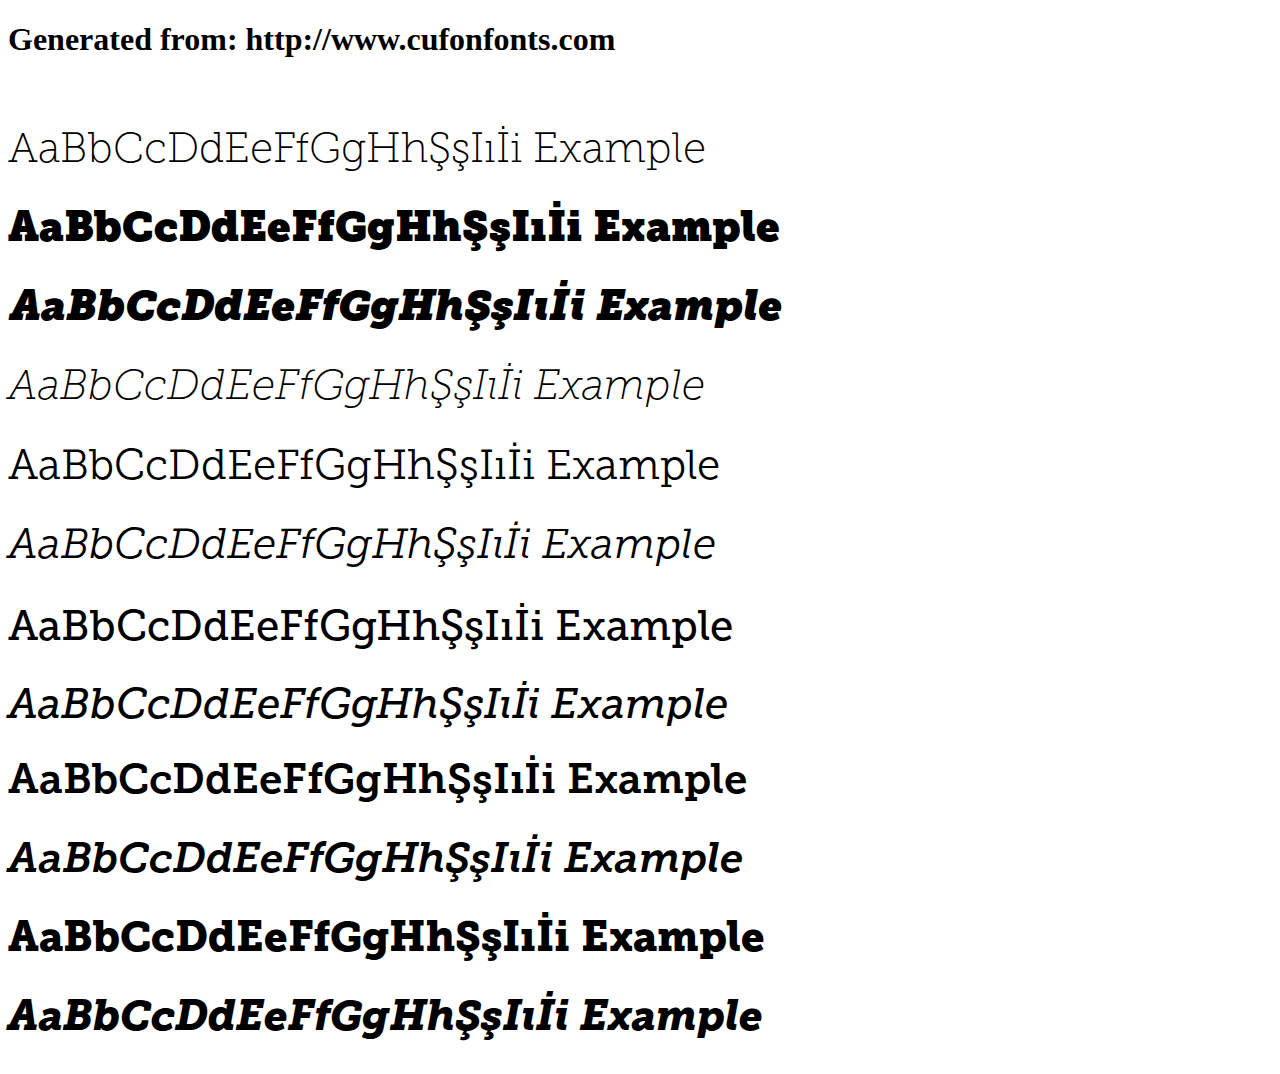
<file: fonts/museo-slab/example.html>
<!DOCTYPE html>
<html xmlns="http://www.w3.org/1999/xhtml">
<head>
    <meta http-equiv="Content-Type" content="text/html; charset=utf-8"/>
    <link rel="stylesheet" type="text/css"
          href="style.css"/>
</head>

<body>

<h1>Generated from: http://www.cufonfonts.com</h1><br/>
<h1 style="font-family:'Museo Slab 100';font-weight:normal;font-size:42px">AaBbCcDdEeFfGgHhŞşIıİi Example</h1>
<h1 style="font-family:'Museo Slab 1000';font-weight:normal;font-size:42px">AaBbCcDdEeFfGgHhŞşIıİi Example</h1>
<h1 style="font-family:'Museo Slab 1000 Italic';font-weight:normal;font-size:42px">AaBbCcDdEeFfGgHhŞşIıİi Example</h1>
<h1 style="font-family:'Museo Slab 100 Italic';font-weight:normal;font-size:42px">AaBbCcDdEeFfGgHhŞşIıİi Example</h1>
<h1 style="font-family:'Museo Slab 300';font-weight:normal;font-size:42px">AaBbCcDdEeFfGgHhŞşIıİi Example</h1>
<h1 style="font-family:'Museo Slab 300 Italic';font-weight:normal;font-size:42px">AaBbCcDdEeFfGgHhŞşIıİi Example</h1>
<h1 style="font-family:'Museo Slab 500';font-weight:normal;font-size:42px">AaBbCcDdEeFfGgHhŞşIıİi Example</h1>
<h1 style="font-family:'Museo Slab 500 Italic';font-weight:normal;font-size:42px">AaBbCcDdEeFfGgHhŞşIıİi Example</h1>
<h1 style="font-family:'Museo Slab 700';font-weight:normal;font-size:42px">AaBbCcDdEeFfGgHhŞşIıİi Example</h1>
<h1 style="font-family:'Museo Slab 700 Italic';font-weight:normal;font-size:42px">AaBbCcDdEeFfGgHhŞşIıİi Example</h1>
<h1 style="font-family:'Museo Slab 900';font-weight:normal;font-size:42px">AaBbCcDdEeFfGgHhŞşIıİi Example</h1>
<h1 style="font-family:'Museo Slab 900 Italic';font-weight:normal;font-size:42px">AaBbCcDdEeFfGgHhŞşIıİi Example</h1>


</body>
</html>
</file>
<file: CSS/style.css>
@import url("../fonts/museo-slab/style.css");
@import url("../fonts/museoSansRounded/style.css");

:root {
    --orange: #F89621;
    --margenta: #731745;
    --light-pink: #BA6E98;
}

* {
    margin: 0;
    padding: 0;
    box-sizing: border-box;
}

body {
    background-color: var(--margenta);
    text-align: center;
    align-items: center;
    width: 90%;
    max-width: 2200px;
    margin: 0 auto;
    color: white;
    max-width: 1080px;
}

.flower-front-top {
    fill: var(--margenta);
    stroke: var(--orange);
    stroke-miterlimit: 10;
    stroke-width: 3px;
}

.top-orange-flower {
    width: 60%;
    z-index: -1;
}

.top-flower {
    height: calc(0.9*100vw*0.3);
    max-height: calc(0.3*1080px);
    overflow: hidden;
    margin-top: 5vh;
}

.spacer {
    width: 25rem;
    margin: 5px auto;
}

.flex {
    display: flex;
    flex-wrap: wrap;
}

.first {
    width: 50%;
    text-align: center;
    padding: 0;
    margin: 0;
}

.second {
    width: 50%;
    margin: auto 0;
}


h1,
h2,
h3,
p {
    color: white;
}



.orange-text {
    color: var(--orange);
}

.main-heading {
    width: 80%;
    margin: 1.5vh auto;
    padding: 10rem auto;
    background-color: var(--margenta);
    z-index: 2;
}

.main-heading h1 {
    font-family: 'Museo Sans Rounded 300';
    font-weight: 300;
    font-size: 3.5rem;
    justify-content: center;
    z-index: 2;
}

.logo {
    width: 20%;
    margin: 5vh auto;
}

.diamond {
    width: 80%;
    margin: 1rem auto 3rem auto;
    height: 2px;
}


.main-para {
    width: 80%;
    margin: 20px auto;
    font-family: 'Museo Sans Rounded 300', sans-serif;
    font-weight: 300;
    font-size: 1.3rem;
    line-height: 1.5em;
}

.sec3 {
    border-bottom: 3px solid var(--light-pink);
    width: 90%;
    margin: -5vh auto 5vh auto;
}

.ipara>p {
    text-align: left;
    width: 80%;
    margin: 1em 0em 1em 4em;
    font-family: 'Museo Sans Rounded 300', sans-serif;
    font-weight: 300;
    font-size: 1.1rem;
    line-height: 1.5em;
}

.indicator {
    display: inline-block;
    margin: 20px auto 10px 0px;
    text-align: left;
}

#la {
    margin: 0 1em 0 0;
    width: 3rem;
}

.indicator>.heading {
    font-family: 'Museo Sans Rounded 500', sans-serif;
    font-weight: 500;
    font-size: 1.2rem;
    vertical-align: top;
    text-transform: uppercase;
}

.ipara {
    text-align: left;
}

.flower-back-middle {
    fill: var(--margenta);
    stroke: #964774;
    stroke-miterlimit: 10;
    stroke-width: 3px;
}

.btn-primary {
    margin: 1em 0em 1em 4em;
    font-family: 'Museo Sans Rounded 500', sans-serif;
    font-weight: 500;
    font-size: 1.2rem;
    padding: 0.5em 1em;
    background-color: var(--orange);
    border: 2px solid var(--orange);
    border-radius: 8px;
}

.btn-primary:hover {
    cursor: pointer;
    background-color: #92205F;
    border-color: #92205F;
    color: white;
}

footer {
    margin-bottom: 5vh;
    left: 0;
  }

footer * {
    color: var(--light-pink);
    font-size: 0.7rem;
    line-height: 1.8em;
    font-family: 'Museo Sans Rounded 300', sans-serif;
    font-weight: 300;
}

footer a {
    text-decoration: none;
  }

.orange-text>strong {
    font-family: 'Museo Sans Rounded 700', sans-serif;
    font-weight: 700;
}
</file>
<file: CSS/popup-style.css>
.chakra-detail-container {
    width: 35%;
    
    height: auto;
    background-color: #92205F;
    position: absolute;
    border: 2px solid var(--orange);
    margin-top: 0px;
    padding: 1em;
    border-radius: 10px;
    z-index: 1;
    margin-top: 15px;
    display: none;
    box-shadow: 10px 5px 5px rgba(34, 34, 34, 0.5);
}

.chakra-name {
    color: var(--orange);
    padding: 0.5em 0;
    font-family: 'Museo Slab 700', sans-serif;
    font-weight: 700;
    font-size: 1.8rem;
}

.chakra-info {
    color: white;
    line-height: 1.2em;
    font-family: 'Museo Sans Rounded 300', sans-serif;
    font-weight: 300;
    font-size: 1rem;
    line-height: 1.5em;

}

.cross-info {
    position: absolute;
    right: 20px;
    top: 20px;
    color: var(--orange);
    transition: ease-in-out;
}

.cross-info>img {
    width: 10px;
}

.cross-info:hover {
    animation: focus 0.1s ease-in-out 1 forwards;
    cursor: pointer;
}

@keyframes focus {
    0% {
        transform: scale(1) rotateZ(0deg);
    }
    25% {
        transform: scale(1.1) rotateZ(45deg);
    }
    50% {
        transform: scale(1.2) rotateZ(90deg);
    }
    75% {
        transform: scale(1.3) rotateZ(135deg);
    }
    100% {
        transform: scale(1.5) rotateZ(180deg);
    }
}

.mobile-popup {
    display: none;
    position: fixed;
    top: auto;
    bottom: 10vh;
    left: 15%;
    width: 70%;
}

.mobile-popup .cross-info {
    position: absolute;
    right: 10px;
    top: 10px;
    color: var(--orange);
    transition: ease-in-out;
}
</file>
<file: CSS/human-style.css>
:root {
    --orange: #F89621;
    --margenta: #731745;
    --light-pink: #BA6E98;
}

.first-block-para {
    display: none;
    text-align: center;
    width: 80%;
    margin: 1em auto 0em auto;
    font-family: 'Museo Sans Rounded 300', sans-serif;
    font-weight: 300;
    font-size: 1.1rem;
    line-height: 1.5em;
}

.enlighted-flower {
    opacity: 0.3;
}

.petal {
    fill: var(--margenta);
    stroke: var(--light-pink);
    stroke-width: 3;
    stroke-miterlimit: 10;
}

.petal {
    fill: var(--margenta);
    stroke: var(--light-pink);
    stroke-width: 3;
    stroke-miterlimit: 10;
}

.petal {
    fill: var(--margenta);
    stroke: var(--light-pink);
    stroke-width: 3;
    stroke-miterlimit: 10;
}

.human-inside {
    fill: var(--margenta);
}

.human-outside {
    fill: var(--margenta);
    stroke: var(--light-pink);
    stroke-width: 6;
    stroke-miterlimit: 10;
}

.chakra {
    fill: var(--orange);
}

.overlay {
    fill: transparent;
}

#enlighted-human {
    position: inherit;
    width: 100%;
    margin: auto auto 0 auto;
}
</file>
<file: CSS/chakra-style.css>
.chakra-layer:hover .chakra {
    fill: white;
}

.chakra-layer:hover {
    cursor: pointer;
}

.on {
    fill: white;
}

#chakra1 {
    transform: translateY(-2%);
}

#chakra2 {
    transform: translateY(-1%);
}

#chakra3 {
    transform: translateY(-2%);
}

#chakra4 {
    transform: translateY(-2%);
}

#chakra5 {
    transform: translateY(-2.5%);
}

#chakra6 {
    transform: translateY(-3%);
}

#chakra7 {
    transform: translateY(-2.2%);
}
</file>
<file: CSS/anime.css>
#la {
    transition: linear;
    animation: floatX 1s ease-in-out infinite;
}

@keyframes floatX {
    0%{
        transform: translateX(0%);    
    }
    50%{
        transform: translateX(-30%);
    }
    100%{
        transform: translateX(0%);    
    }
}

.top-orange-flower {
    animation: rotate 60s linear infinite;
}

@keyframes rotate {
    from{
        transform: rotateZ(0deg);
    }
    to{
        transform: rotateZ(360deg);
    }
}
</file>
<file: CSS/bg-style.css>
.bg-flower {
    position: absolute;
    width: 12vw;
    opacity: 0.3;
    z-index: -2;
}

.top {
    top: 0;
    width: 20vw;
}

.right {
    right: 0;
}

.left {
    left: 0;
}

.bottom {
    max-width: 188px;
    transform: translateY(-5vw);
}
</file>
<file: CSS/responsive.css>
@media screen and (min-device-width: 1300px) and (max-device-width: 1400px) {
  html {
    font-size: 16px;
  }

  .mobile-popup {
    display: none;
  }
}

@media screen and (min-device-width: 1024px) and (max-device-width: 1350px) {
  html {
    font-size: 14px;
  }

  .mobile-popup {
    display: none;
  }
}

@media screen and (min-device-width: 760px) and (max-device-width: 1024px) {
  html {
    font-size: 11px;
  }

  .mobile-popup {
    display: none;
  }
}

@media screen and (min-device-width: 680px) and (max-device-width: 760px) {
  html {
    font-size: 10px;
  }

  .mobile-popup {
    display: none;
  }
}

@media screen and (min-device-width: 600px) and (max-device-width: 680px) {
  html {
    font-size: 9px;
  }

  .mobile-popup {
    display: none;
  }
}

@media screen and (min-device-width: 550px) and (max-device-width: 600px) {
  html {
    font-size: 8px;
  }

  .mobile-popup {
    display: none;
  }
}

@media screen and (min-device-width: 50px) and (max-device-width: 550px) {
  html {
    font-size: 12px;
  }

  .logo {
    width: 30%;
  }

  body {
    width: 100%;
  }

  .first {
    width: 100%;
    border-bottom: 2px solid var(--light-pink);
  }

  .second {
    width: 100%;

  }

  .indicator {
    display: none !important;
  }

  .first-block-para {
    display: block;
  }

  .second-block-para {
    display: none;
  }

  .flower2 {
    display: none;
  }

  .main-heading {
    width: 90%;
  }

  .diamond {
    width: 90%;
  }

  .btn-primary {
    margin: 1em auto 2em auto;
    border-radius: 5px;
  }

  .ipara {
    text-align: center;
  }

  .ipara p {
    width: 90%;
    margin: 1em auto;
    text-align: center;
  }

  .sec3 {
    width: 90%;
    margin: 1vh auto 5vh auto;
  }

  .pc-popup {
    display: none;
  }

  footer * {
    font-size: 0.8rem;
    line-height: 1.6rem;
  }

  footer {
    margin: auto 5vh 5vh 5vh;
  }

}
</file>
<file: fonts/museo-slab/style.css>
/* #### Generated By: http://www.cufonfonts.com #### */

    @font-face {
    font-family: 'Museo Slab 100';
    font-style: normal;
    font-weight: normal;
    src: local('Museo Slab 100'), url('Museo_Slab_100.woff') format('woff');
    }
    

    @font-face {
    font-family: 'Museo Slab 1000';
    font-style: normal;
    font-weight: normal;
    src: local('Museo Slab 1000'), url('Museo_Slab_1000.woff') format('woff');
    }
    

    @font-face {
    font-family: 'Museo Slab 1000 Italic';
    font-style: normal;
    font-weight: normal;
    src: local('Museo Slab 1000 Italic'), url('Museo_Slab_1000italic.woff') format('woff');
    }
    

    @font-face {
    font-family: 'Museo Slab 100 Italic';
    font-style: normal;
    font-weight: normal;
    src: local('Museo Slab 100 Italic'), url('Museo_Slab_100italic.woff') format('woff');
    }
    

    @font-face {
    font-family: 'Museo Slab 300';
    font-style: normal;
    font-weight: normal;
    src: local('Museo Slab 300'), url('Museo_Slab_300.woff') format('woff');
    }
    

    @font-face {
    font-family: 'Museo Slab 300 Italic';
    font-style: normal;
    font-weight: normal;
    src: local('Museo Slab 300 Italic'), url('Museo_Slab_300italic.woff') format('woff');
    }
    

    @font-face {
    font-family: 'Museo Slab 500';
    font-style: normal;
    font-weight: normal;
    src: local('Museo Slab 500'), url('Museo_Slab_500.woff') format('woff');
    }
    

    @font-face {
    font-family: 'Museo Slab 500 Italic';
    font-style: normal;
    font-weight: normal;
    src: local('Museo Slab 500 Italic'), url('Museo_Slab_500italic.woff') format('woff');
    }
    

    @font-face {
    font-family: 'Museo Slab 700';
    font-style: normal;
    font-weight: normal;
    src: local('Museo Slab 700'), url('Museo_Slab_700.woff') format('woff');
    }
    

    @font-face {
    font-family: 'Museo Slab 700 Italic';
    font-style: normal;
    font-weight: normal;
    src: local('Museo Slab 700 Italic'), url('Museo_Slab_700italic.woff') format('woff');
    }
    

    @font-face {
    font-family: 'Museo Slab 900';
    font-style: normal;
    font-weight: normal;
    src: local('Museo Slab 900'), url('Museo_Slab_900.woff') format('woff');
    }
    

    @font-face {
    font-family: 'Museo Slab 900 Italic';
    font-style: normal;
    font-weight: normal;
    src: local('Museo Slab 900 Italic'), url('Museo_Slab_900italic.woff') format('woff');
    }
</file>
